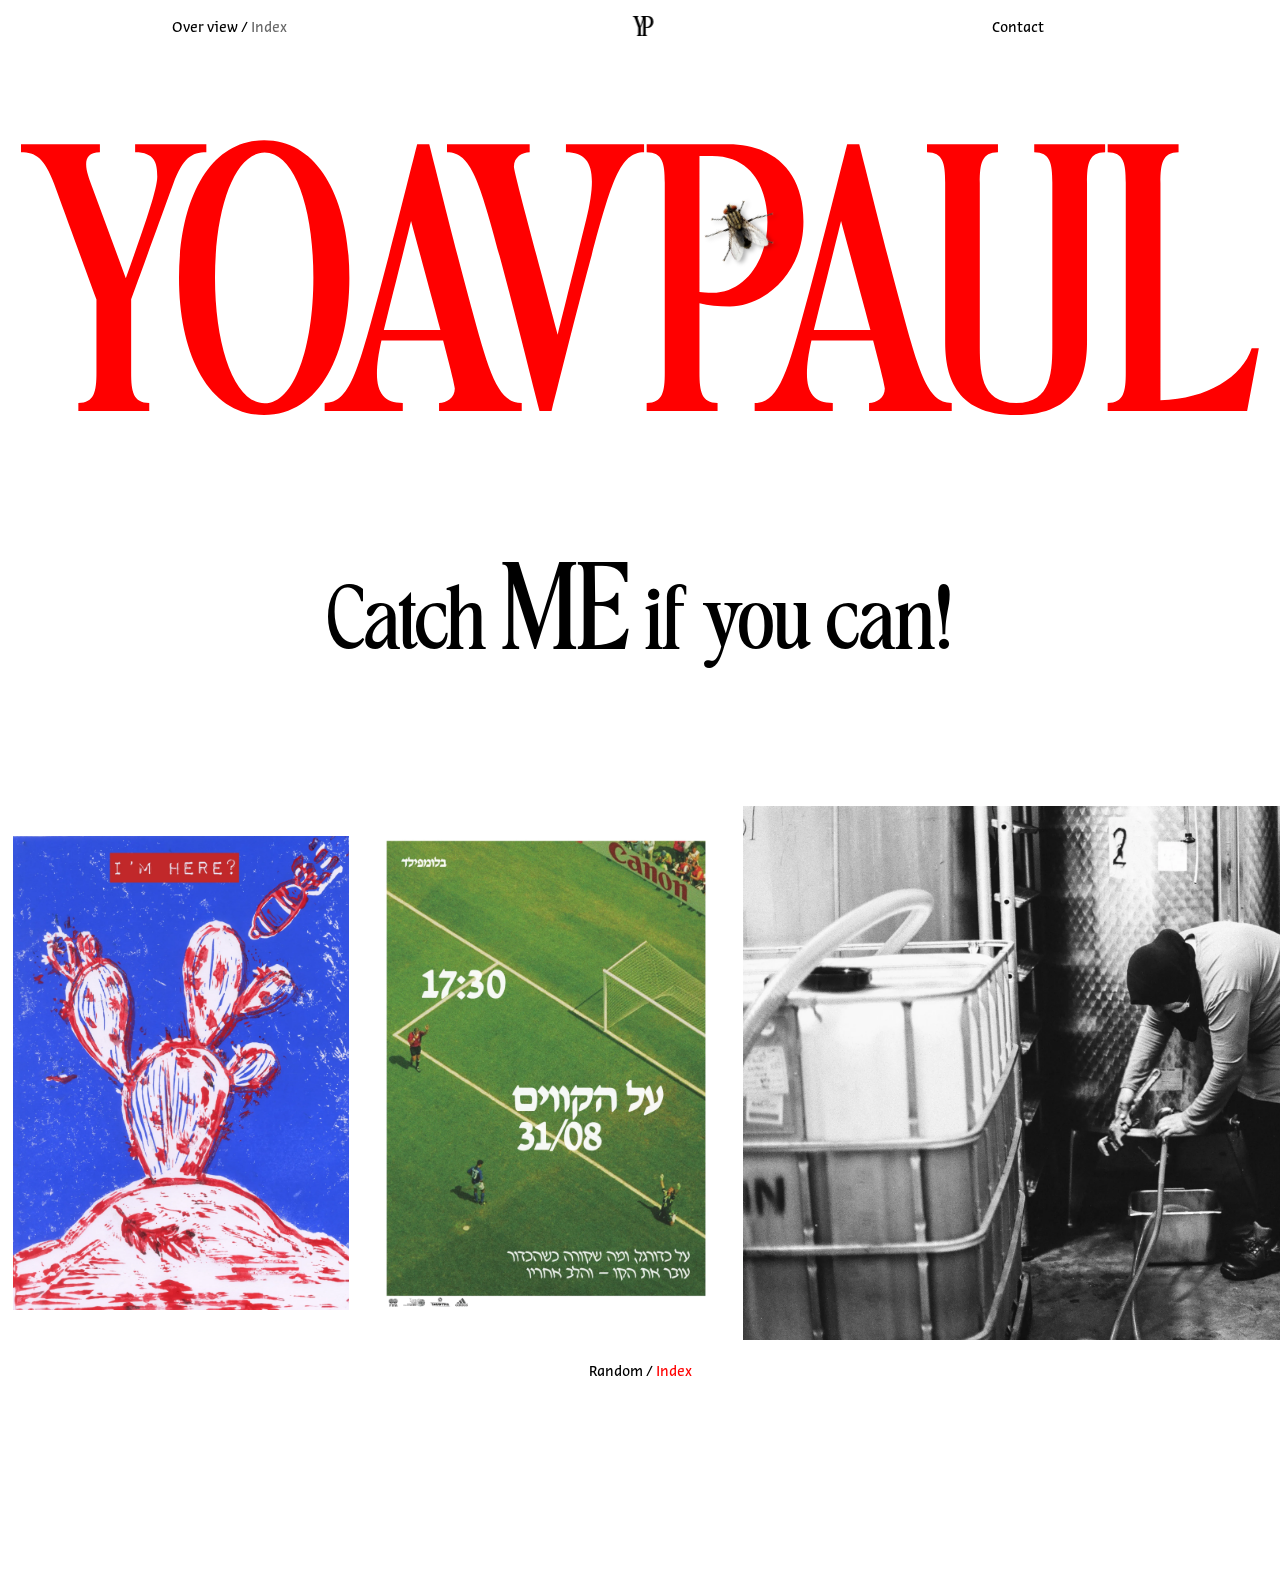
<file: index.html>
<!DOCTYPE html>
<html lang="en">
<head>
  <meta charset="UTF-8">
  <meta name="viewport" content="width=device-width, initial-scale=1.0">
  <title>Yoav Paul</title>
  <link rel="stylesheet" href="styles.css">
  <!-- The phone version: only on screens up to 700px wide -->
  <link rel="stylesheet" href="phone.css" media="(max-width: 700px)">
  <!-- TEST for phones (only with ?mobile=test in the address, see the file) -->
  <script src="mobile-test.js"></script>
</head>
<body class="home-page">
  <!-- Top bar (stays at the top while scrolling, with a soft blur behind it):
       on the left where you are, "YP" in the middle (leads home), Contact on the right -->
  <header class="top-bar">
    <p class="top-bar-left">Over view / <a class="page-link text-muted" href="projects.html">Index</a></p>
    <a class="top-bar-name" href="index.html" aria-label="Yoav Paul, home page">YP</a>
    <a class="top-bar-contact" href="about.html">Contact</a>
  </header>

  <!-- Big name (the fly sits on it, see below) -->
  <section class="hero">
    <h1 class="hero-title">YOAVPAUL</h1>
  </section>

  <!-- Leads to the contact page. "ME" turns red under the mouse -->
  <p class="catch-me"><a class="page-link" href="about.html">Catch <span class="catch-me-big">ME</span> if you can!</a></p>

  <!-- Over view: all the works move slowly from left to right, in a loop (home-carousel.js).
       Under the mouse it keeps moving, and a tag next to the mouse shows the category and name of the work.
       It stops under a finger, and then "Random / Index" under it shows them instead,
       and it can be scrolled sideways (trackpad, mouse wheel or finger). A click on a work leads to it.
       "Random / Index" under it changes the order (the page always starts in Index):
       Random = the order of the works in projects.json, Index = by their "order" number.
       To add a work, add it to projects.json (see projects.js) -->
  <main class="carousel-section">
    <div class="carousel">
      <div class="carousel-track">
      <!-- The works come from projects.json (home-carousel.js puts them here) -->
      </div>
    </div>
    <!-- Under the row: "Random / Index". Under a finger it turns into the category (red) / the name of the work -->
    <p class="carousel-modes">
      <span class="carousel-switch">
        <button class="carousel-mode" type="button" data-mode="random" aria-pressed="false">Random</button> /
        <button class="carousel-mode is-active" type="button" data-mode="index" aria-pressed="true">Index</button>
      </span>
      <span class="carousel-name" aria-hidden="true"><span class="carousel-category"></span> / <span class="carousel-work"></span></span>
    </p>
  </main>

  <!-- The fly: sits on the name and flies away when the mouse touches it (moved by script.js) -->
  <img class="fly" src="images/fly.webp" width="680" height="500" alt="" aria-hidden="true">

  <script src="script.js"></script>
  <script src="projects.js"></script>
  <script src="home-carousel.js"></script>
  <script src="top-bar-blur.js"></script>
  <!-- A click on "YP" turns it into a fly that flies off to the home page -->
  <script src="yp-fly.js"></script>
</body>
</html>
</file>
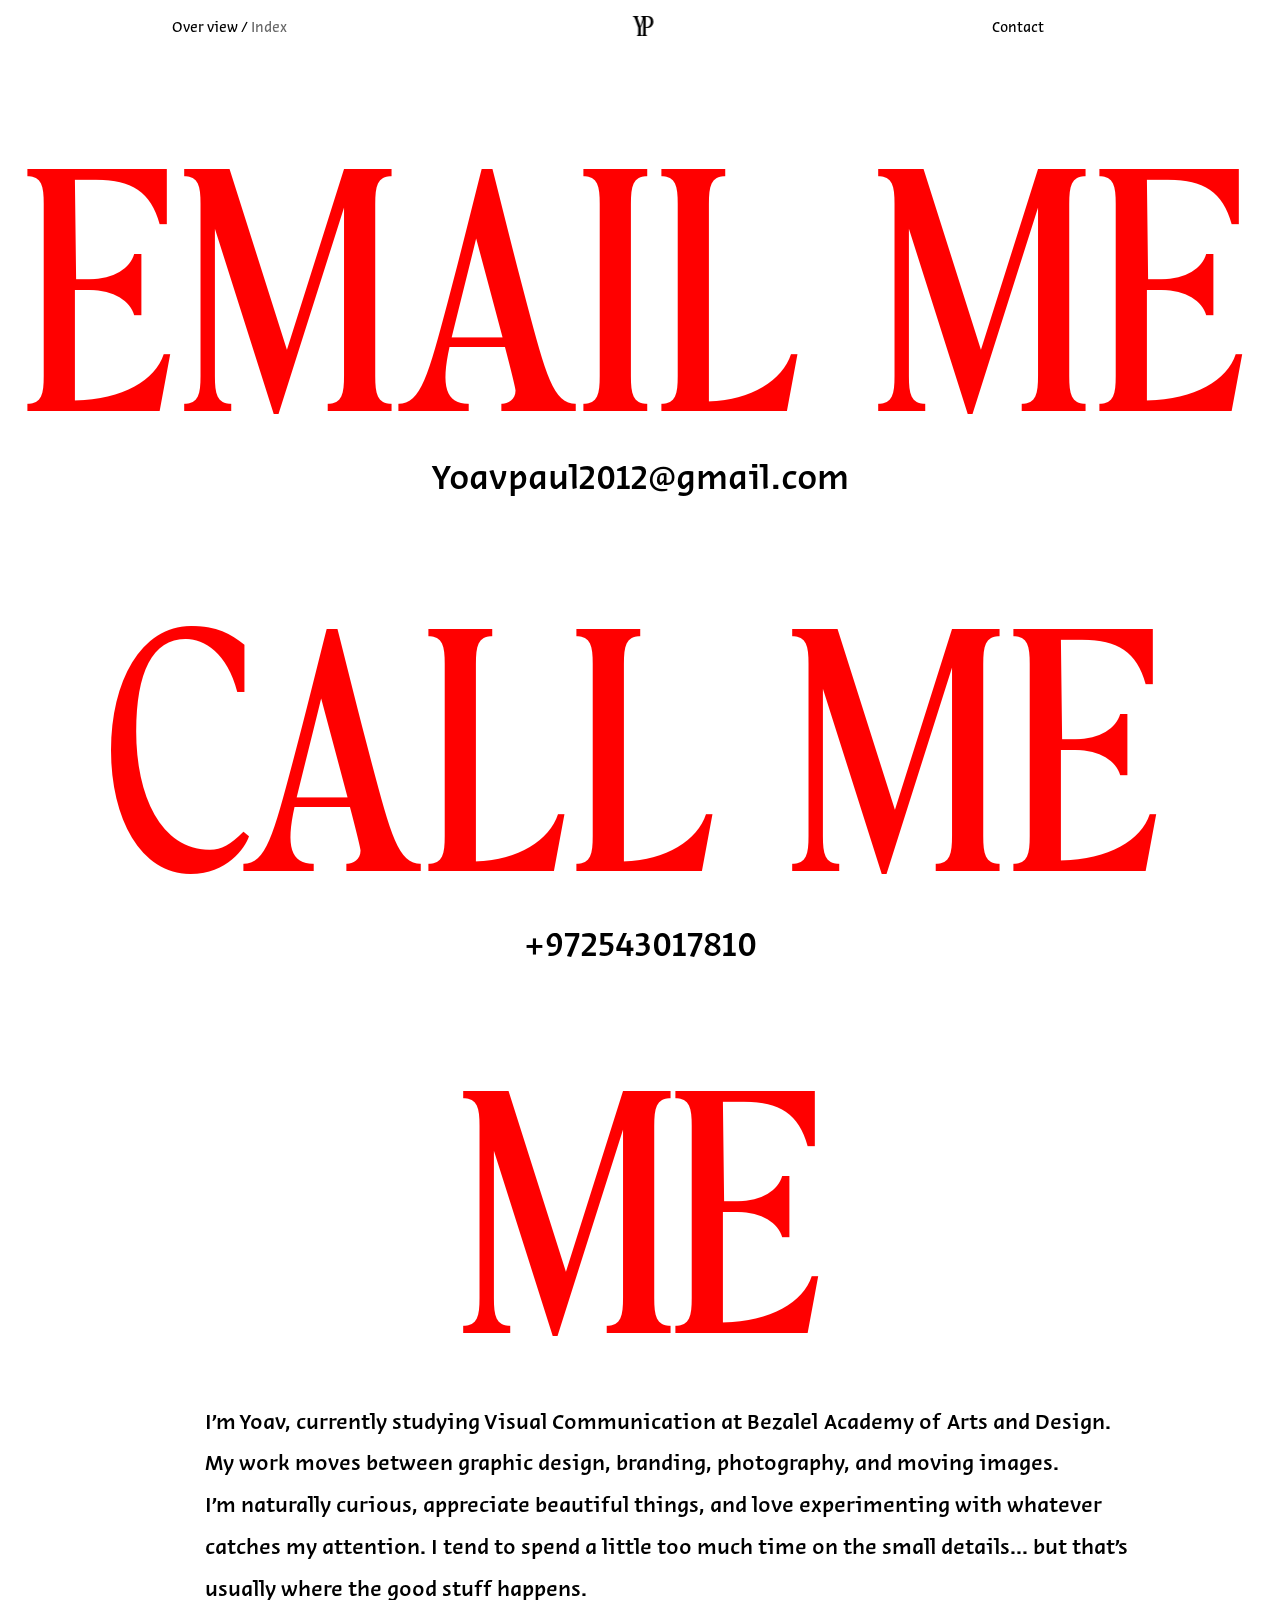
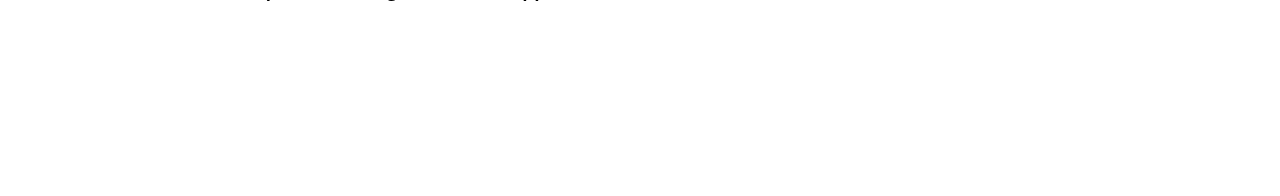
<file: about.html>
<!DOCTYPE html>
<html lang="en">
<head>
  <meta charset="UTF-8">
  <meta name="viewport" content="width=device-width, initial-scale=1.0">
  <title>Contact – Yoav Paul</title>
  <link rel="stylesheet" href="styles.css">
  <!-- The phone version: only on screens up to 700px wide -->
  <link rel="stylesheet" href="phone.css" media="(max-width: 700px)">
  <!-- TEST for phones (only with ?mobile=test in the address, see the file) -->
  <script src="mobile-test.js"></script>
</head>
<body>
  <!-- Top bar (stays at the top while scrolling, with a soft blur behind it):
       on the left where you are, "YP" in the middle (leads home), Contact on the right -->
  <header class="top-bar">
    <p class="top-bar-left"><a class="page-link" href="index.html">Over view</a> / <a class="page-link text-muted" href="projects.html">Index</a></p>
    <a class="top-bar-name" href="index.html" aria-label="Yoav Paul, home page">YP</a>
    <a class="top-bar-contact" href="about.html">Contact</a>
  </header>

  <!-- Everything here is placed where it is in Figma (see .about in styles.css).
       --top = top in Figma pixels, --middle = the middle of the word (or line) -->
  <main class="about">

    <h1 class="about-title" style="--top: 118; --middle: 720; --spacing: 10.8;">EMAIL ME</h1>
    <!-- Email and phone: on a computer a "Copy" button shows next to them under the mouse,
         on a phone (and tablet) it shows after a tap (contact-copy.js).
         A click on the email itself copies it too (data-copies), instead of opening the email app -->
    <p class="about-contact" style="--top: 522; --middle: 720.5;"><a href="mailto:Yoavpaul2012@gmail.com" data-copies>Yoavpaul2012@gmail.com</a><span class="copy-holder"><button class="copy-button" type="button" data-copy="Yoavpaul2012@gmail.com">Copy</button></span></p>

    <h2 class="about-title" style="--top: 636; --middle: 720; --spacing: 10.8;">CALL ME</h2>
    <p class="about-contact" style="--top: 1047; --middle: 720;"><a href="tel:+972543017810">+972543017810</a><span class="copy-holder"><button class="copy-button" type="button" data-copy="+972543017810">Copy</button></span></p>

    <!-- "About" in the top bar jumps here -->
    <h2 class="about-title" id="me" style="--top: 1155; --middle: 722;">ME</h2>

    <!-- The text comes from content/about.md (about-text.js puts it here) -->
    <div class="about-text" style="--top: 1578;"></div>
  </main>
  <script src="about-text.js"></script>
  <script src="contact-copy.js"></script>
  <script src="top-bar-blur.js"></script>
  <!-- A click on "YP" turns it into a fly that flies off to the home page -->
  <script src="yp-fly.js"></script>
</body>
</html>
</file>
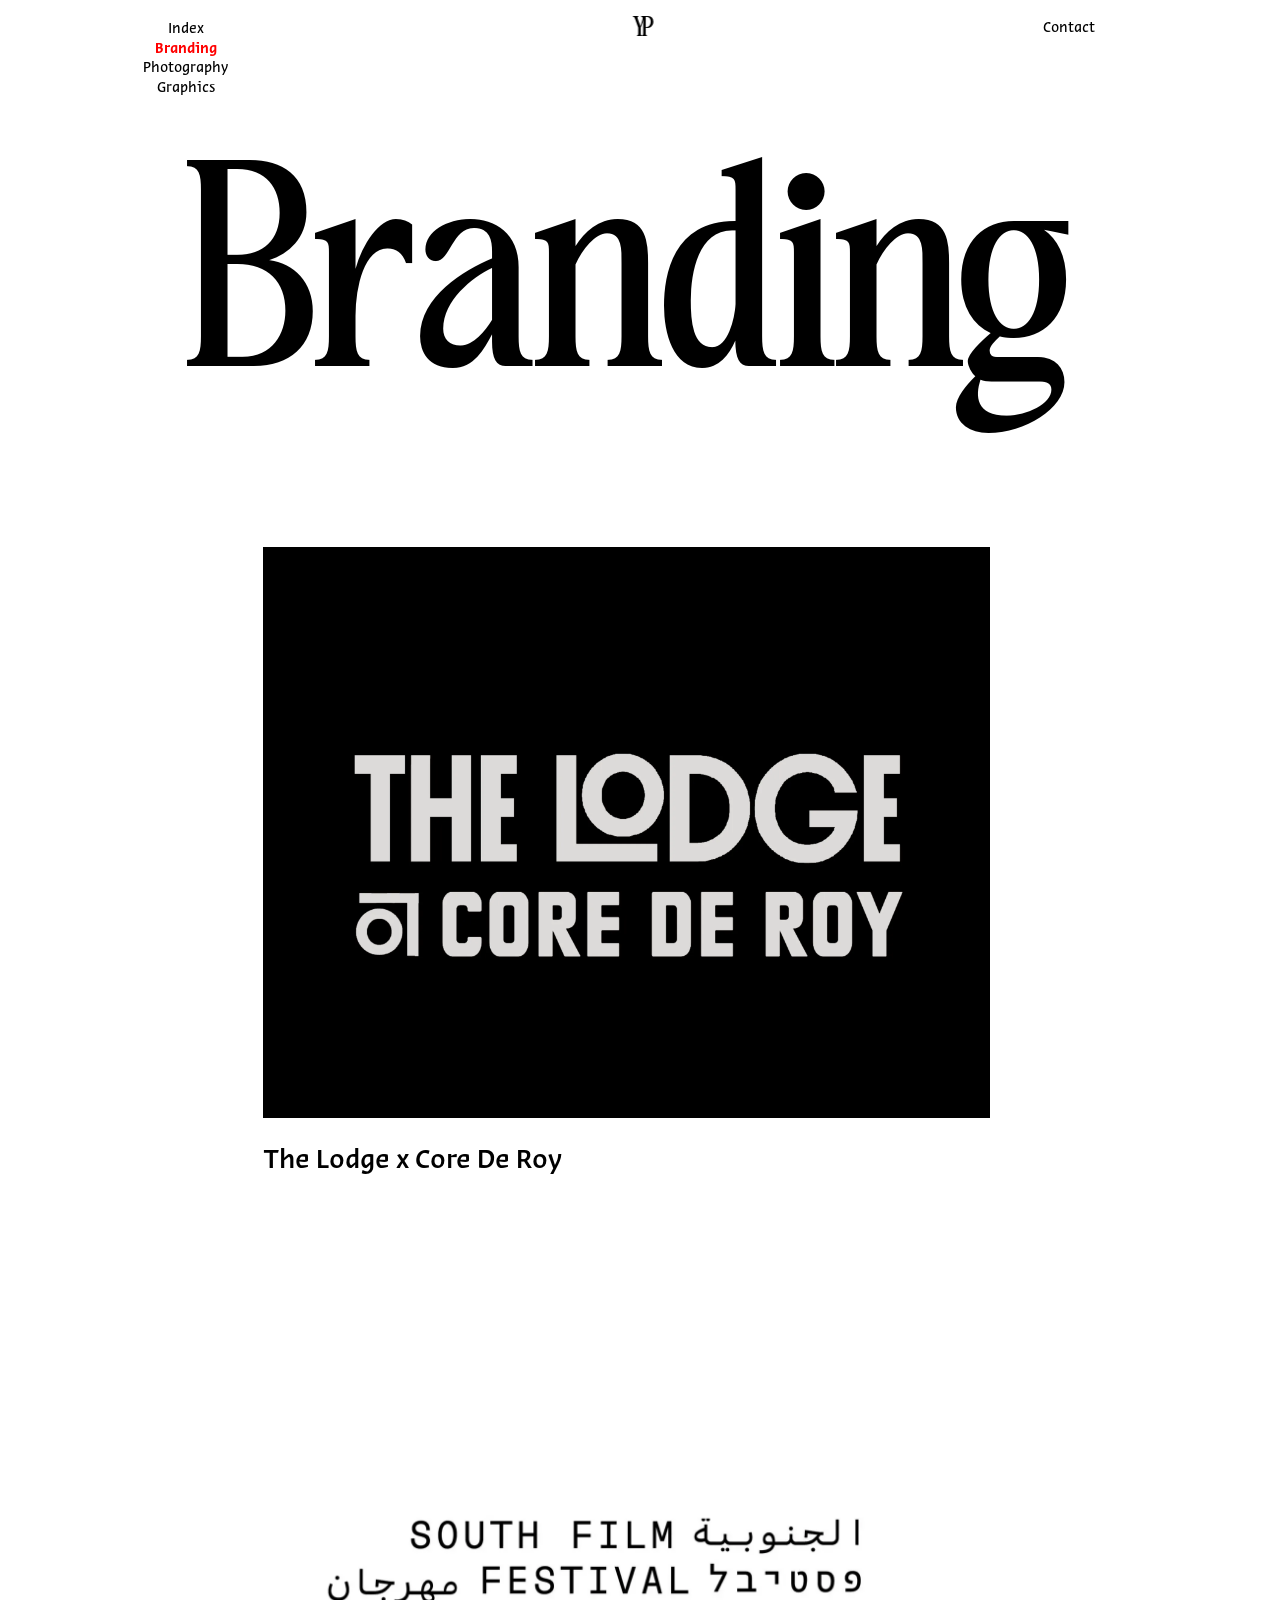
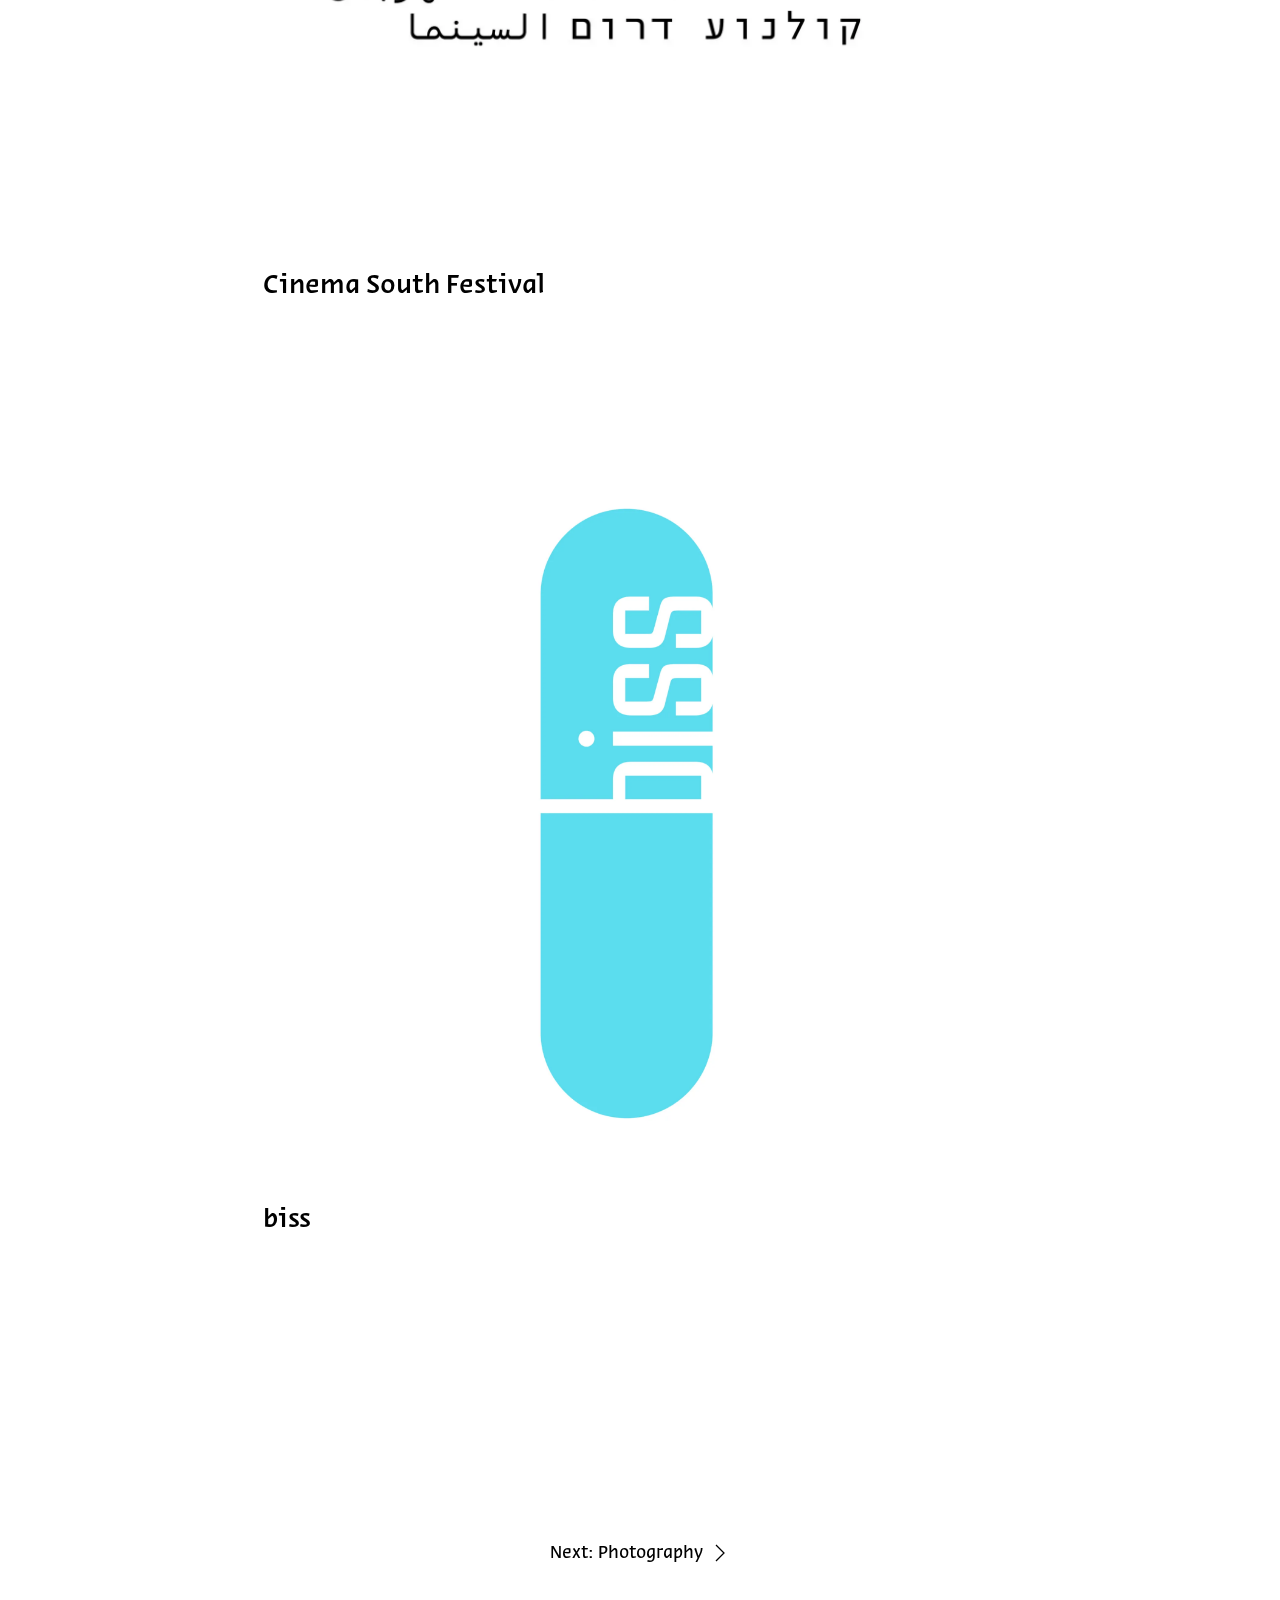
<file: branding.html>
<!DOCTYPE html>
<html lang="en">
<head>
  <meta charset="UTF-8">
  <meta name="viewport" content="width=device-width, initial-scale=1.0">
  <title>Branding – Yoav Paul</title>
  <link rel="stylesheet" href="styles.css">
  <!-- The phone version: only on screens up to 700px wide -->
  <link rel="stylesheet" href="phone.css" media="(max-width: 700px)">
  <!-- TEST for phones (only with ?mobile=test in the address, see the file) -->
  <script src="mobile-test.js"></script>
</head>
<body class="branding-page">
  <!-- Top bar (stays at the top while scrolling, with a soft blur behind it):
       on the left the menu: "Index" and the three categories, the page you are on in red (top-bar-menu.js),
       "YP" in the middle (leads home), Contact on the right -->
  <header class="top-bar">
    <p class="top-bar-left"><a class="page-link" href="projects.html">Index</a><span class="is-current">Branding</span><a class="page-link" href="photography.html">Photography</a><a class="page-link" href="graphics.html">Graphics</a></p>
    <a class="top-bar-name" href="index.html" aria-label="Yoav Paul, home page">YP</a>
    <a class="top-bar-contact" href="about.html">Contact</a>
  </header>

  <!-- Big title. Sizes in Figma pixels -->
  <header class="project-header" style="--title-top: 79; --title-size: 230; --header-height: 583;">
    <h1 class="project-title" style="right: calc(30 * var(--px));">Branding</h1>
  </header>

  <!-- The projects, like the photography page: one photo for each project, and its name under it.
       A click on the photo opens a row with all the works of the project, to the right of it.
       The row scrolls sideways. A click on any photo of an open row closes it.

       Each row: --height = how high the works are, --gap = space between them (Figma pixels).
       To add a work, add one more <div> with an <img> (or a <video>) to the row. -->
  <main class="figma-column">

    <!-- ===== The Lodge x Core De Roy =====
         Text for later: "The Lodge x Core de Roy is a Berlin bar characterized by sculptural floral
         compositions and low lighting, inspiring a monochrome identity built on contrast and organic form." -->
    <!-- The Lodge: a click opens the whole project on the screen (see "the-lodge-panel" at the bottom) -->
    <button id="the-lodge" class="photo-box from-left" type="button" data-panel="the-lodge-panel" aria-haspopup="dialog" style="--left: 296; --width: 818; --height: 643; --space-before: 32;">
      <img src="images/thelodge-corederoy-logo.webp" width="2400" height="2400" alt="The Lodge x Core De Roy logo">
    </button>
    <p class="photo-caption from-left" style="--left: 296; --width: 252; --height: 36; --space-before: 34;">The Lodge x Core De Roy</p>

    <!-- ===== Cinema South Festival: a click opens the whole project (see "sff-panel" at the bottom) ===== -->
    <button id="cinema-south-festival" class="photo-box from-left" type="button" data-panel="sff-panel" aria-haspopup="dialog" style="--left: 281; --width: 821; --height: 643; --space-before: 102;">
      <img src="images/sff-logo.webp" width="1484" height="1526" alt="Cinema South Festival logo">
    </button>
    <p class="photo-caption from-left" style="--left: 296; --width: 225; --height: 36; --space-before: 34;">Cinema South Festival</p>

    <!-- ===== biss: a click opens the whole project (see "biss-panel" at the bottom) ===== -->
    <button id="biss" class="photo-box from-left" type="button" data-panel="biss-panel" aria-haspopup="dialog" style="--left: 296; --width: 818; --height: 818; --space-before: 163;">
      <img src="images/logo-1.webp" width="2400" height="2392" alt="biss logo" loading="lazy">
    </button>
    <p class="photo-caption from-left" style="--left: 296; --width: 42; --height: 36; --space-before: 34;">biss</p>
  </main>


  <!-- ===== The Lodge x Core De Roy: the whole project on one screen =====
       It opens on top of the page and scrolls only sideways (project-panels.js).
       Everything is placed like in the Figma frame "The Lodge x Core De Roy" (10569 x 1069),
       and grows or shrinks with the height of the screen.
       --x, --y = where it starts (for the small titles: their middle, or their left with "is-left"),
       --w, --h = its size (Figma pixels).
       A click on any work (or the Esc key) closes it. -->
  <div class="project-panel" id="the-lodge-panel" role="dialog" aria-label="The Lodge x Core De Roy" tabindex="-1" hidden>
    <div class="project-panel-stage" style="--width: 10569;">
      <!-- About the project -->
      <div class="panel-about" style="--x: 962; --y: 292; --w: 478;">
        <h2>The Lodge X Core De Roy, Berlin</h2>
        <p class="panel-about-kind">Brand Identity &amp; Graphic Design</p>
        <p>A rebranding project for a Berlin listening bar, merging The Lodge with Core De Roy.</p>
        <p class="is-indented">Inspired by the floral ornaments on the bar’s back door and its unique tradition of fresh flowers, the identity combines the bar’s history with its musical character. The logo incorporates subtle references to vinyl records, a turntable needle, and the bar itself.</p>
      </div>
      <p class="panel-text panel-label" style="--x: 832; --y: 345; --w: 140;">Logo</p>
      <div class="panel-item" style="--x: 79; --y: 357; --w: 801; --h: 376;"><img class="is-cropped" style="--img-top: -90.96; --img-left: -13.11; --img-width: 124.97; --img-height: 266.22;" src="images/thelodge-corederoy-logo.webp" width="2400" height="2400" alt="The Lodge x Core De Roy logo" loading="lazy"></div>
      <p class="panel-text panel-label" style="--x: 2262; --y: 230; --w: 140;">Logo</p>
      <div class="panel-item" style="--x: 1818; --y: 272; --w: 558; --h: 558;"><img class="is-cropped" style="--img-top: -54.15; --img-left: -47.92; --img-width: 197.05; --img-height: 196.81;" src="images/thelodge-logo.webp" width="2400" height="2400" alt="The Lodge logo" loading="lazy"></div>
      <p class="panel-text panel-label" style="--x: 2810.5; --y: 97; --w: 169;">Instagram posts</p>
      <div class="panel-item" style="--x: 2753; --y: 136; --w: 648.04; --h: 810;"><img src="images/lodge-02-november.webp" width="1920" height="2400" alt="November post" loading="lazy"></div>
      <div class="panel-item" style="--x: 3423; --y: 137; --w: 648; --h: 809;"><img src="images/lodge-03-january.webp" width="1920" height="2400" alt="January post" loading="lazy"></div>
      <div class="panel-item" style="--x: 4091; --y: 135; --w: 648; --h: 811;"><img src="images/lodge-07-november-2.webp" width="1920" height="2400" alt="November post 2" loading="lazy"></div>
      <div class="panel-item" style="--x: 4759; --y: 136; --w: 648; --h: 810;"><img src="images/lodge-04-february.webp" width="1920" height="2400" alt="February post" loading="lazy"></div>
      <div class="panel-item" style="--x: 5430; --y: 137; --w: 647; --h: 809;"><img src="images/lodge-05-march.webp" width="1920" height="2400" alt="March timetable" loading="lazy"></div>
      <div class="panel-item" style="--x: 6099; --y: 135; --w: 649; --h: 811;"><img src="images/lodge-06-april.webp" width="1920" height="2400" alt="April post" loading="lazy"></div>
      <p class="panel-text panel-label is-left" style="--x: 6843; --y: 105; --w: 169;">Instagram stories</p>
      <div class="panel-item" style="--x: 6843; --y: 143; --w: 456; --h: 810;"><img src="images/lodge-13-pickled-pickles.webp" width="1080" height="1920" alt="Pickled story: pickles" loading="lazy"></div>
      <div class="panel-item" style="--x: 7314; --y: 143; --w: 456; --h: 810;"><img src="images/lodge-14-pickled-orange.webp" width="1080" height="1920" alt="Pickled story: orange" loading="lazy"></div>
      <div class="panel-item" style="--x: 7786; --y: 144; --w: 455; --h: 810;"><img src="images/lodge-12-pickled-onion.webp" width="1080" height="1920" alt="Pickled story: onion" loading="lazy"></div>
      <p class="panel-text panel-label is-left" style="--x: 8300; --y: 105; --w: 169;">Menus</p>
      <div class="panel-item" style="--x: 8300; --y: 151; --w: 559; --h: 793;"><img src="images/lodge-08-menu.webp" width="1692" height="2400" alt="Menu" loading="lazy"></div>
      <div class="panel-item" style="--x: 8881; --y: 151; --w: 559; --h: 793;"><img src="images/lodge-09-menu-2.webp" width="1692" height="2400" alt="Menu, second page" loading="lazy"></div>
      <div class="panel-item" style="--x: 9499; --y: 274; --w: 475; --h: 669;"><img src="images/lodge-10-happy-hour-5.webp" width="1240" height="1748" alt="Happy hour menu" loading="lazy"></div>
      <div class="panel-item" style="--x: 9988; --y: 274; --w: 476; --h: 670;"><img src="images/lodge-11-happy-hour-3.webp" width="1240" height="1748" alt="Happy hour menu 2" loading="lazy"></div>
    </div>
  </div>

  <!-- ===== Cinema South Festival: the whole project on one screen (Figma frame "South film festival") =====
       It is 16317 wide, like the frame -->
  <div class="project-panel" id="sff-panel" role="dialog" aria-label="Cinema South Festival" tabindex="-1" hidden>
    <div class="project-panel-stage" style="--width: 16317;">
      <div class="panel-about" style="--x: 962; --y: 272; --w: 478; --title-line: 36; --title-space: 54.88;">
        <h2>Cinema South Film Festival</h2>
        <p class="panel-about-kind">Brand Identity &amp; Motion Design</p>
        <p class="is-medium">A visual identity project for the Cinema South Film Festival. Inspired by the journey to the festival, road markings, and signage, the identity uses a system of graphic strips that also reference cinematic film reels.</p>
        <p class="is-medium is-indented">Reflective elements connect the visual language of roads and cinema through their shared relationship with darkness and light. The identity was applied across a logo, festival opening sequence, motion posters, film posters, signage, badges, staff vests, and merchandise.</p>
        <p class="panel-about-small is-medium">led by Eyal Zaken</p>
      </div>
      <p class="panel-text panel-label" style="--x: 822; --y: 391; --w: 140;">Logo</p>
      <div class="panel-item" style="--x: 82; --y: 415; --w: 795; --h: 292;"><img class="is-cropped" style="--img-top: -147.93; --img-left: -16.01; --img-width: 132.07; --img-height: 359.56;" src="images/sff-logo-white.webp" width="1024" height="1024" alt="Cinema South Festival logo" loading="lazy"></div>
      <p class="panel-text panel-label" style="--x: 1755.5; --y: 145; --w: 169;">Opening Transition</p>
      <div class="panel-item" style="--x: 1675; --y: 203; --w: 1271; --h: 715;"><video src="images/sff-motion-logo.mp4" poster="images/sff-motion-logo-poster.webp" muted loop playsinline preload="none" aria-label="Festival opening"></video></div>
      <p class="panel-text panel-label" style="--x: 3177.5; --y: 86; --w: 169;">Motion Poster</p>
      <div class="panel-item" style="--x: 3118; --y: 144; --w: 591; --h: 833;"><video src="images/motion-poster.mp4" poster="images/motion-poster-poster.webp" muted loop playsinline preload="none" aria-label="Motion poster"></video></div>
      <div class="panel-item" style="--x: 3764; --y: 144; --w: 1215; --h: 810;"><img src="images/sff-poster-bus-stop.webp" width="2000" height="1333" alt="Main poster at a bus stop" loading="lazy"></div>
      <p class="panel-text panel-label" style="--x: 5166.5; --y: 193; --w: 169;">Movies Posters</p>
      <div class="panel-item" style="--x: 5105; --y: 241; --w: 438.526; --h: 613.876;"><img src="images/sff-daily-poster-1.webp" width="1714" height="2400" alt="Movie poster 1" loading="lazy"></div>
      <div class="panel-item" style="--x: 5553.76; --y: 241; --w: 438.614; --h: 614;"><img src="images/sff-daily-poster-2.webp" width="1714" height="2400" alt="Movie poster 2" loading="lazy"></div>
      <div class="panel-item" style="--x: 6003.47; --y: 241; --w: 438.526; --h: 613.876;"><img src="images/sff-daily-poster-3.webp" width="1714" height="2400" alt="Movie poster 3" loading="lazy"></div>
      <div class="panel-item" style="--x: 6453.08; --y: 241; --w: 438.526; --h: 613.876;"><img src="images/sff-daily-poster-4.webp" width="1714" height="2400" alt="Movie poster 4" loading="lazy"></div>
      <div class="panel-item" style="--x: 6901; --y: 240; --w: 438.526; --h: 613.876;"><img src="images/sff-daily-poster-5.webp" width="1714" height="2400" alt="Movie poster 5" loading="lazy"></div>
      <div class="panel-item" style="--x: 7349.76; --y: 240; --w: 438.526; --h: 613.876;"><img src="images/sff-daily-poster-6.webp" width="1714" height="2400" alt="Movie poster 6" loading="lazy"></div>
      <div class="panel-item" style="--x: 7797.5; --y: 240.12; --w: 438.526; --h: 613.876;"><img src="images/sff-daily-poster-7.webp" width="1714" height="2400" alt="Movie poster 7" loading="lazy"></div>
      <div class="panel-item" style="--x: 8410; --y: 76; --w: 1376; --h: 917;"><img src="images/sff-posters-fence.webp" width="2000" height="1333" alt="Posters on a fence" loading="lazy"></div>
      <p class="panel-text panel-label is-left" style="--x: 9820; --y: 170; --w: 243;">Signs</p>
      <div class="panel-item" style="--x: 9820; --y: 249; --w: 997; --h: 744;"><img src="images/sff-lanyard.webp" width="1606" height="1200" alt="Reflective strip on the pavement" loading="lazy"></div>
      <!-- The tags swing a little under the mouse, like on a string (project-panels.js) -->
      <p class="panel-text panel-label is-left" style="--x: 11201; --y: 102; --w: 169;">Tags</p>
      <div class="panel-item is-tag" style="--x: 10754; --y: 0; --w: 605; --h: 756;"><img src="images/sff-tag-creator.webp" width="1080" height="1350" alt="Creator tag" loading="lazy"></div>
      <div class="panel-item is-tag" style="--x: 11081; --y: 0; --w: 605; --h: 757;"><img src="images/sff-tag-staff.webp" width="1080" height="1350" alt="Staff tag" loading="lazy"></div>
      <p class="panel-text panel-label is-left" style="--x: 11644; --y: 228; --w: 169;">Vest</p>
      <div class="panel-item" style="--x: 11646; --y: 282; --w: 523; --h: 639;"><img class="is-cropped" style="--img-top: -115.57; --img-left: -112.19; --img-width: 300; --img-height: 367.64;" src="images/sff-vest-full.webp" width="1601" height="2400" alt="Vest" loading="lazy"></div>
      <div class="panel-item" style="--x: 12204; --y: 283; --w: 426; --h: 638;"><img src="images/sff-vest-back.webp" width="1601" height="2400" alt="Vest, back" loading="lazy"></div>
      <p class="panel-text panel-label is-left" style="--x: 12666; --y: 228; --w: 169;">Side Bag</p>
      <div class="panel-item" style="--x: 12665; --y: 280; --w: 427; --h: 641;"><img class="is-cropped" style="--img-top: -27.69; --img-left: -30.81; --img-width: 171; --img-height: 142.42;" src="images/sidebag.webp" width="1080" height="1350" alt="Side bag" loading="lazy"></div>
      <div class="panel-item" style="--x: 13127; --y: 280; --w: 427; --h: 641;"><img src="images/sff-bag-worn.webp" width="1600" height="2400" alt="Side bag, worn" loading="lazy"></div>
      <p class="panel-text panel-label is-left" style="--x: 13589; --y: 228; --w: 169;">Reflective Hat</p>
      <div class="panel-item" style="--x: 13589; --y: 283; --w: 481; --h: 642;"><img src="images/sff-hat-2.webp" width="1800" height="2400" alt="Reflective hat" loading="lazy"></div>
      <div class="panel-item" style="--x: 14105; --y: 283; --w: 482; --h: 642;"><img src="images/sff-hat-1.webp" width="1800" height="2400" alt="Reflective hat, worn" loading="lazy"></div>
      <p class="panel-text panel-label is-left" style="--x: 14622; --y: 228; --w: 206;">Reflective Key Chain</p>
      <div class="panel-item" style="--x: 14622; --y: 280; --w: 515; --h: 644;"><img src="images/sff-pants.webp" width="1080" height="1350" alt="Reflective strip" loading="lazy"></div>
      <div class="panel-item" style="--x: 15172; --y: 283; --w: 514; --h: 642;"><img src="images/sff-keychain-straps.webp" width="1080" height="1350" alt="Reflective key chains" loading="lazy"></div>
      <div class="panel-item" style="--x: 15721; --y: 283; --w: 513; --h: 642;"><img src="images/sff-keychains.webp" width="1080" height="1350" alt="Key chains" loading="lazy"></div>
    </div>
  </div>

  <!-- ===== biss: the whole project on one screen (Figma frame "biss"), on white =====
       The frame is 16712 wide, but its last work ends at 10183, so the panel ends a little after it -->
  <div class="project-panel is-light" id="biss-panel" role="dialog" aria-label="biss" tabindex="-1" hidden>
    <div class="project-panel-stage" style="--width: 9980;">
      <p class="panel-text panel-label" style="--x: 621; --y: 281; --w: 140;">Logo</p>
      <div class="panel-item" style="--x: 168; --y: 256; --w: 627; --h: 625;"><img src="images/logo-1.webp" width="2400" height="2392" alt="biss logo" loading="lazy"></div>
      <div class="panel-about" style="--x: 962; --y: 232; --w: 478; --title-line: 36; --title-space: 49;">
        <h2>biss</h2>
        <p>Brand Identity &amp; Packaging Design</p>
        <p>A branding project for a conceptual, swallowable chewing gum designed to promote oral health while reducing environmental waste. Created for a young, environmentally conscious audience. the visual identity combines pharmaceutical-inspired design with playful typography, bold colors, and a lighthearted approach.</p>
        <p class="is-indented">The branding balances health, sustainability, fun and reimagining chewing gum as a functional everyday product.</p>
        <p class="panel-about-small has-space">Created in collaboration with Noga Reshef, under the guidance of the late Adlai Stock.</p>
      </div>
      <p class="panel-text panel-label is-left" style="--x: 1882; --y: 94; --w: 243;">Display Stand</p>
      <div class="panel-item" style="--x: 1883; --y: 137; --w: 1193; --h: 796;"><img src="images/biss-display-booth.webp" width="1535" height="1024" alt="biss display booth" loading="lazy"></div>
      <p class="panel-text panel-label is-left" style="--x: 3146; --y: 94; --w: 243;">Gum Packaging</p>
      <div class="panel-item" style="--x: 3146; --y: 137; --w: 1193; --h: 796;"><img src="images/biss-product-boxes.webp" width="1535" height="1025" alt="biss product boxes" loading="lazy"></div>
      <div class="panel-item" style="--x: 4409; --y: 137; --w: 1113; --h: 796;"><img src="images/biss-gum-boxes.webp" width="1484" height="1060" alt="biss gum boxes" loading="lazy"></div>
      <p class="panel-text panel-label is-left" style="--x: 5592; --y: 94; --w: 243;">Big Gum Packaging</p>
      <div class="panel-item" style="--x: 5592; --y: 134; --w: 1193; --h: 796;"><img src="images/biss-chews-wisely.webp" width="1535" height="1024" alt="biss Chews Wisely gum boxes" loading="lazy"></div>
      <p class="panel-text panel-label is-left" style="--x: 6855; --y: 92; --w: 493;">biss bubble, biss brush, biss Keychain, Business Card</p>
      <div class="panel-item" style="--x: 6855; --y: 125; --w: 1222; --h: 796;"><img src="images/biss-product-display.webp" width="1554" height="1012" alt="biss product display" loading="lazy"></div>
      <p class="panel-text panel-label is-left" style="--x: 8147; --y: 94; --w: 493;">biss bubble, biss brush, biss Keychain, Business Card</p>
      <div class="panel-item" style="--x: 8147; --y: 125; --w: 1192; --h: 796;"><img src="images/biss-underwear-rack.webp" width="1535" height="1024" alt="biss underwear rack" loading="lazy"></div>
      <div class="panel-item" style="--x: 9406; --y: 81; --w: 446.25; --h: 907;"><video src="images/biss-instagram.mp4" poster="images/biss-instagram-poster.webp" muted loop playsinline preload="none" aria-label="biss Instagram"></video></div>
    </div>
  </div>

  <!-- On a phone held upright: after a project opens, a note asks to turn the phone sideways
       (it shows only on upright phones, see phone.css). A tap hides it -->
  <!-- "‹ Branding": in the bottom left corner while a project is open (the same one for all three).
       A click closes the project and goes back to the page (project-panels.js) -->
  <button class="panel-back" type="button" aria-label="Back to Branding"><svg viewBox="0 0 24 24" width="24" height="24" aria-hidden="true"><path d="M15 4 7 12l8 8" fill="none" stroke="currentColor" stroke-width="1.25"/></svg>Branding</button>
  <p class="panel-nav">
    <span class="panel-hint" aria-live="polite"></span>
    <button class="panel-prev" type="button" aria-label="Previous work"><svg viewBox="0 0 24 24" width="24" height="24" aria-hidden="true"><path d="M15 4 7 12l8 8" fill="none" stroke="currentColor" stroke-width="1.25"/></svg></button>
    <span class="panel-count"></span>
    <button class="panel-next" type="button" aria-label="Next work"><svg viewBox="0 0 24 24" width="24" height="24" aria-hidden="true"><path d="m9 4 8 8-8 8" fill="none" stroke="currentColor" stroke-width="1.25"/></svg></button>
  </p>

  <button class="rotate-hint" type="button" hidden>
    <svg class="rotate-hint-icon" viewBox="0 0 48 48" width="48" height="48" aria-hidden="true">
      <rect x="14" y="6" width="20" height="34" rx="3" fill="none" stroke="currentColor" stroke-width="2"/>
      <path d="M40 24a16 16 0 0 1-8 13.9" fill="none" stroke="currentColor" stroke-width="2"/>
      <path d="M28 37l4 1.5-1 4" fill="none" stroke="currentColor" stroke-width="2"/>
    </svg>
    Turn your phone sideways<br>to see the whole project
  </button>

  <script src="project-panels.js"></script>
  <!-- "‹ 1 / 3 ›" on a project screen: the project before / after -->
  <script src="panel-nav.js"></script>
  <!-- A click on a photo or a logo opens it big, with arrows between the project's photos -->
  <script src="photo-lightbox.js"></script>
  <script src="top-bar-menu.js"></script>
  <script src="top-bar-blur.js"></script>
  <!-- A click on "YP" turns it into a fly that flies off to the home page -->
  <script src="yp-fly.js"></script>
</body>
</html>
</file>
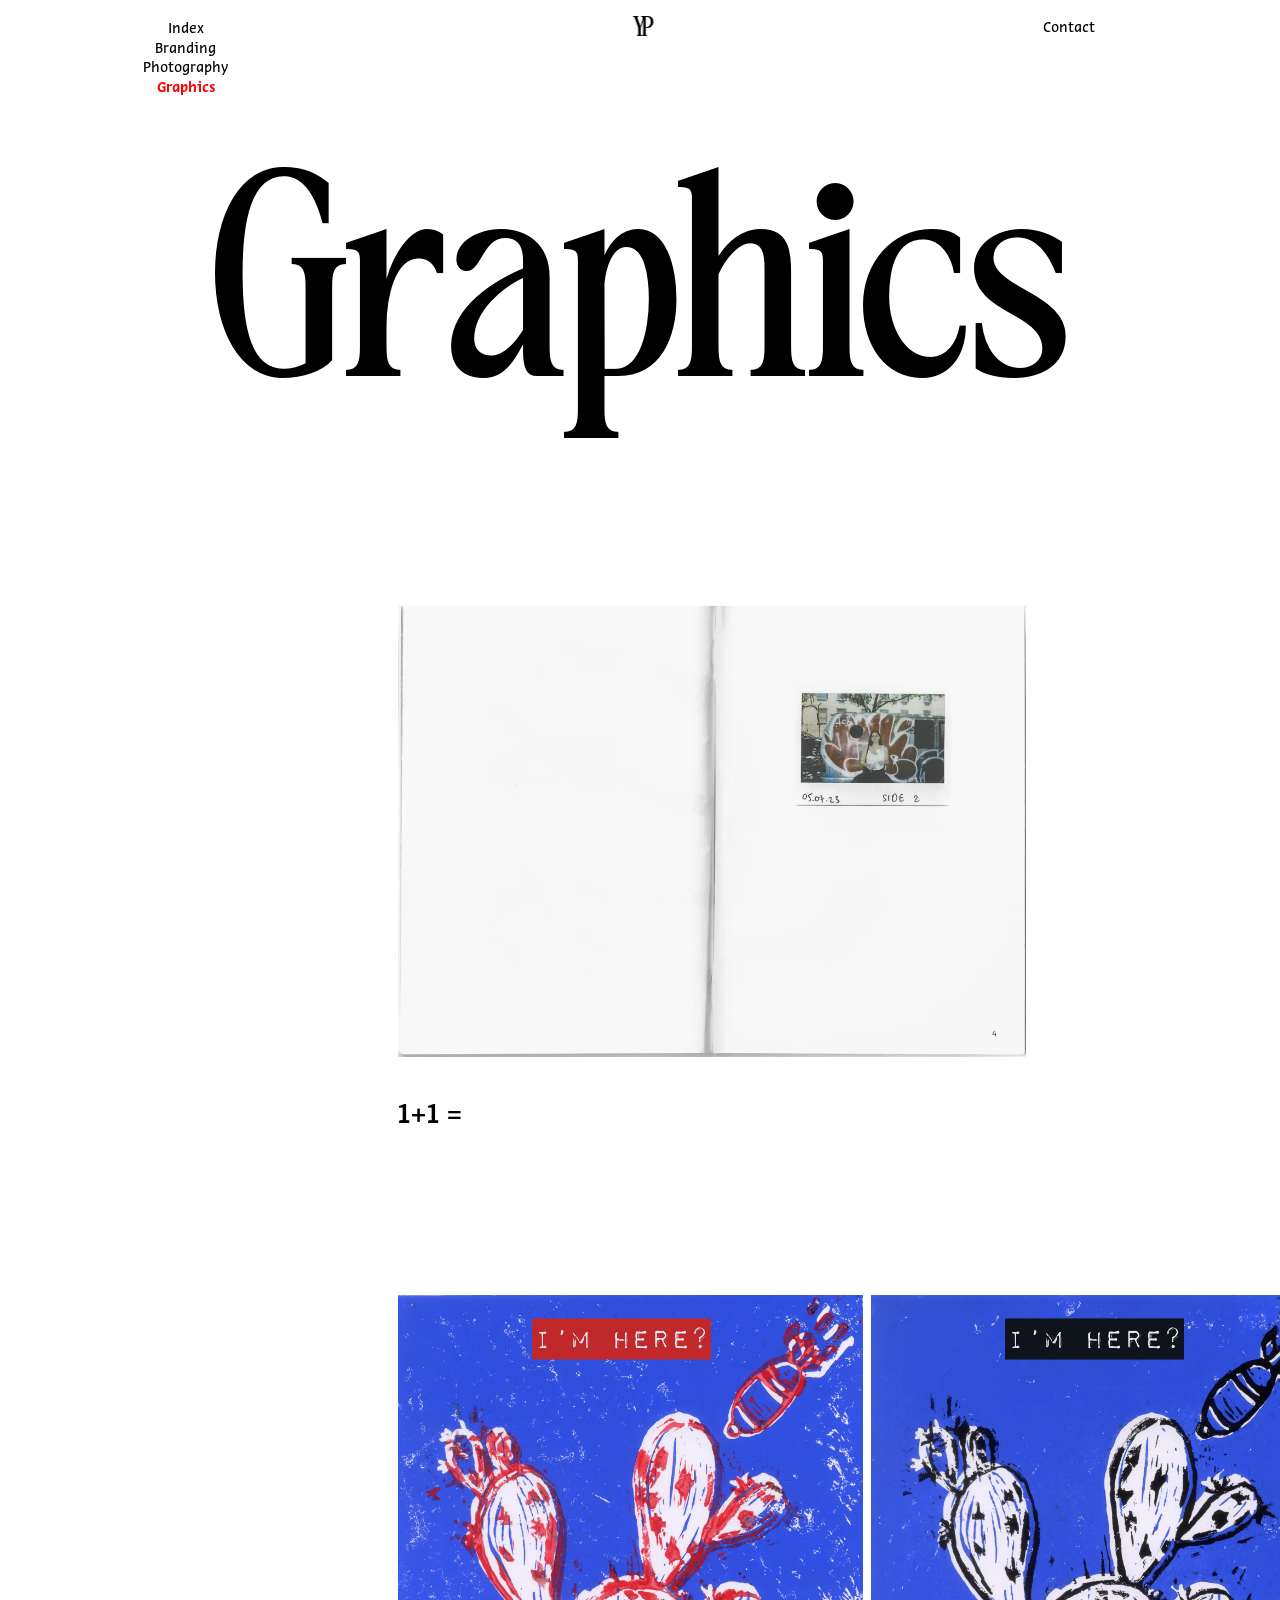
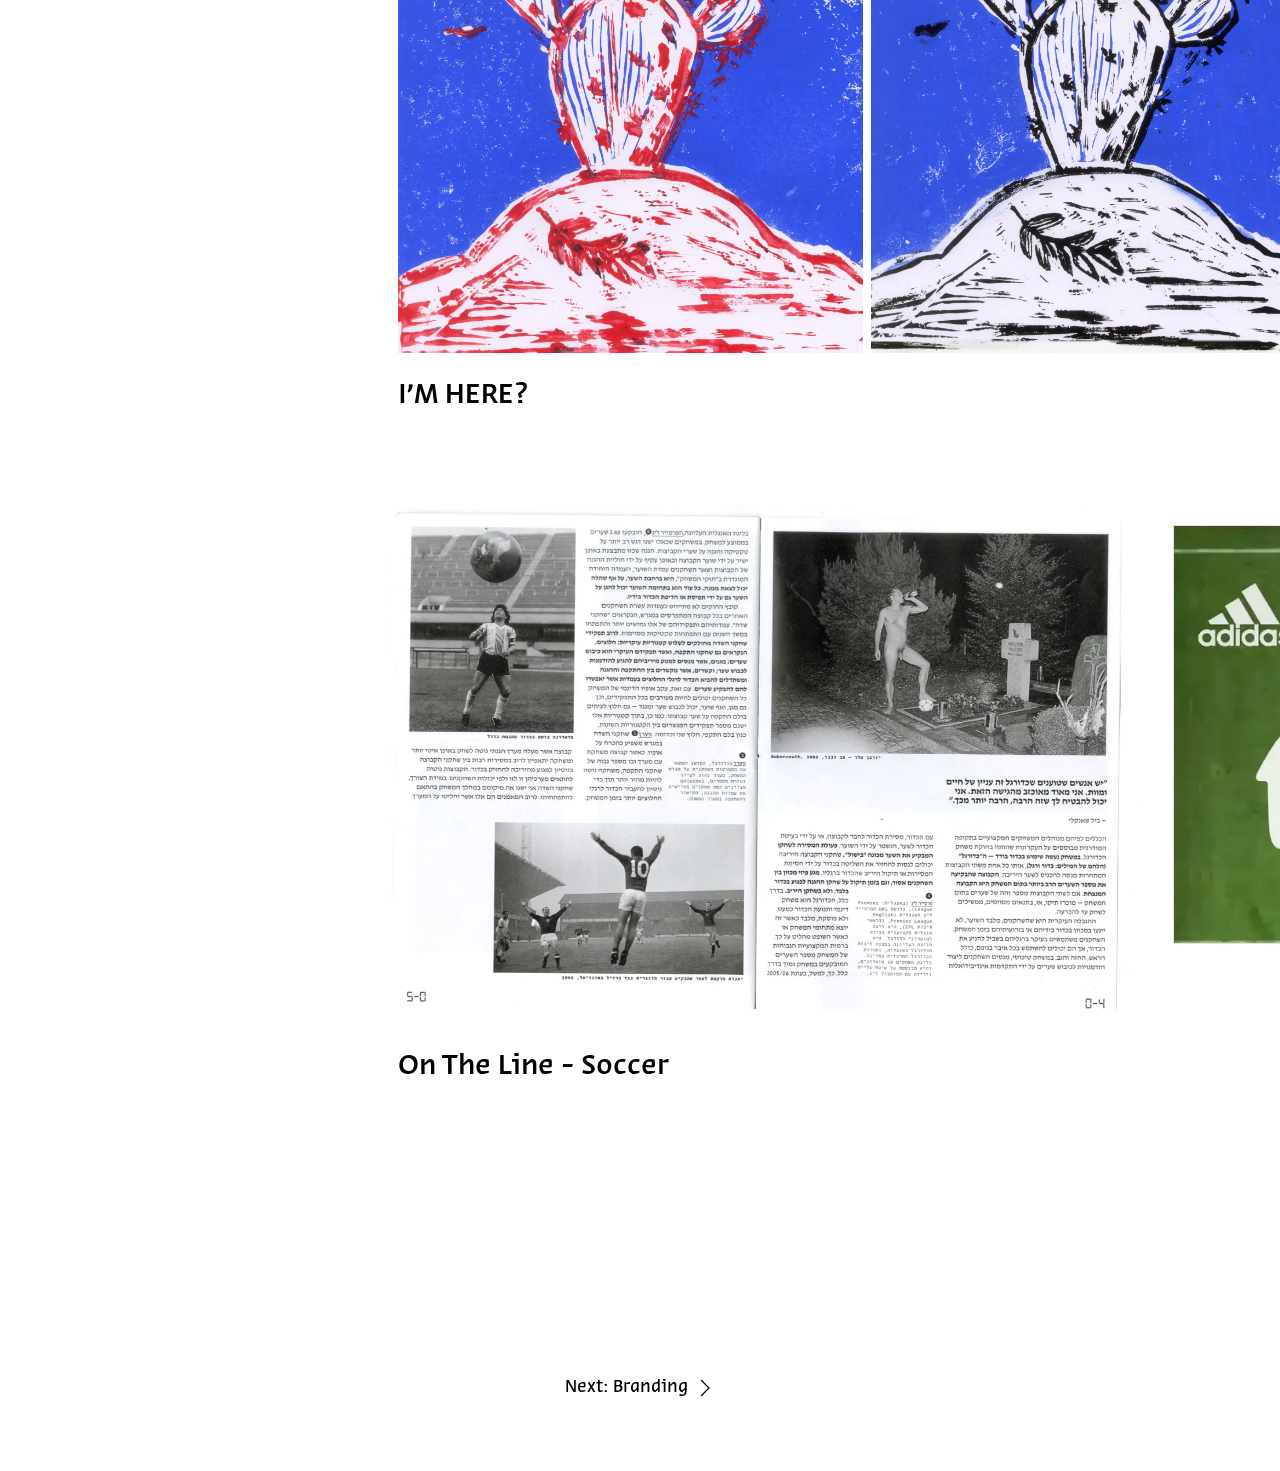
<file: graphics.html>
<!DOCTYPE html>
<html lang="en">
<head>
  <meta charset="UTF-8">
  <meta name="viewport" content="width=device-width, initial-scale=1.0">
  <title>Graphics – Yoav Paul</title>
  <link rel="stylesheet" href="styles.css">
  <!-- The phone version: only on screens up to 700px wide -->
  <link rel="stylesheet" href="phone.css" media="(max-width: 700px)">
  <!-- TEST for phones (only with ?mobile=test in the address, see the file) -->
  <script src="mobile-test.js"></script>
</head>
<body class="graphics-page">
  <!-- Top bar (stays at the top while scrolling, with a soft blur behind it):
       on the left the menu: "Index" and the three categories, the page you are on in red (top-bar-menu.js),
       "YP" in the middle (leads home), Contact on the right -->
  <header class="top-bar">
    <p class="top-bar-left"><a class="page-link" href="projects.html">Index</a><a class="page-link" href="branding.html">Branding</a><a class="page-link" href="photography.html">Photography</a><span class="is-current">Graphics</span></p>
    <a class="top-bar-name" href="index.html" aria-label="Yoav Paul, home page">YP</a>
    <a class="top-bar-contact" href="about.html">Contact</a>
  </header>

  <!-- Big title. Sizes in Figma pixels -->
  <header class="project-header" style="--title-top: 90; --title-size: 230; --header-height: 638;">
    <h1 class="project-title">Graphics</h1>
  </header>

  <!-- The works and their names. Sizes are in Figma pixels (see "Columns and rows" in styles.css) -->
  <main class="figma-column">

    <!-- Like the photography page: every work shows here with its name under it (Figma "graphics option 2"):
         --left, --space-before, --width, --height. The books turn their pages by themselves, the rows are open.
         A click on a work or its name opens it on a screen of its own (works-screens.js): its text (the <aside>
         after it, hidden here) and all its parts in one row that scrolls sideways, with "‹ Graphics" and "‹ 1 / 3 ›".
         Everything stands on one line on the left: 448 (like I'M HERE? in Figma). For the two books it is where
         their open pages start (their pictures have an empty edge: 1+1= 80 and Soccer about 55 pixels out of 1360).
         (The "-open" numbers are from the older text layout, not used now.) -->

    <!-- 1+1= : the book (Hebrew, right to left). It turns its pages by itself (book-pages.js).
         On its own screen a click on the left page shows the next pages, on the right page the pages before.
         images/one-plus-one-page-00.webp is the cover, 01 to 28 are the pages (see-through background) -->
    <div id="one-plus-one" class="photo-box from-left book" data-files="images/one-plus-one-page-" data-pages="29" data-name="1+1=" tabindex="0" role="button" aria-label="1+1=, click to turn the pages" style="--left: 401; --left-open: 431; --width: 800; --height: 602;">
      <img src="images/one-plus-one-page-00.webp" width="1360" height="1024" alt="1+1=, the cover">
    </div>
    <p class="photo-caption from-left" style="--left: 448; --left-open: 478; --space-open: -30; --width: 391; --height: 38;"><button class="caption-button" type="button" aria-expanded="false" aria-controls="text-one-plus-one">1+1 =</button></p>

    <aside class="project-text" id="text-one-plus-one" style="--top: 51;" hidden>
      <h2>1+1 =</h2>
      <p class="has-line-space">Design and layout of a photography booklet by Yiftach Sofrin.</p>
      <p>The book offers an intimate look into the relationship between the photographer and his partner, to whom it is dedicated.</p>
    </aside>

    <!-- I'M HERE? (Tartoctober posters): a row with the 3 posters, open all the time (data-always-open).
         --x, --y = where each poster starts, --w, --h = its size (Figma frame "Im here?"), 9 apart like the photography page.
         In the text layout the first poster is smaller (484 instead of 523), so the whole row is
         made smaller the same way: --scale-open = 484 / 523 -->
    <div id="im-here" class="photo-overlay from-left" data-always-open style="--left: 448; --space-before: 179; --left-open: 478; --space-open: 237; --scale-open: 0.9254;">
      <div class="photo-overlay-row" style="--width: 1587;">
        <span class="photo-box" style="--width: 523; --height: 740; --width-open: 484; --height-open: 684;">
          <img src="images/tartakover-poster.webp" width="1697" height="2400" alt="I'M HERE? poster, red">
        </span>
        <div style="--x: 532; --y: 0; --w: 523; --h: 740;"><img src="images/tartakover-poster-black.webp" width="1697" height="2400" alt="I'M HERE? poster, black (exhibition)" loading="lazy"></div>
        <div style="--x: 1064; --y: 0; --w: 523; --h: 739;"><img src="images/tartakover-poster-green.webp" width="1697" height="2400" alt="I'M HERE? poster, green" loading="lazy"></div>
      </div>
    </div>
    <p class="photo-caption from-left" style="--left: 448; --space-before: 33; --left-open: 478; --space-open: 28; --width: 391; --height: 38;"><button class="caption-button" type="button" aria-expanded="false" aria-controls="text-im-here" data-row="im-here">I’M HERE?</button></p>

    <aside class="project-text" id="text-im-here" style="--top: 847;" hidden>
      <h2>I’m Here? — Lino Prints Series</h2>
      <p class="has-line-space">A series of three lino prints originally created for the entrance exams to Weißensee Academy of Art Berlin, later exhibited at Bezalel as part of the “I Am Here” exhibition, Inspired by the work of Israeli designer David Tartakover.<br>
        The prints reflect the Israeli reality of the past three years and invite viewers to connect from both Israeli and Palestinian perspectives, using familiar symbols and colors that speak to shared cultural identities.</p>
      <p class="is-medium has-space">I Am Here Exhibition, Bezalel Academy of Arts and Design, inspired by the work of Israeli designer David Tartakover.</p>
      <p class="is-medium">2026</p>
    </aside>

    <!-- On The Line - Soccer: the notebook (scans), it turns its pages like the 1+1= book (book-pages.js).
         images/soccer-joint-page-00.webp is the cover, 01 to 15 the pages, 16 the back cover (white background).
         Like I'M HERE?: a row, open all the time: the poster moving (a screen recording)
         and the poster (Figma frame "On The Line - Soccer"), both with a thin light-gray line around them.
         They are 57 apart: the first space is measured from where the notebook's pages end
         (its pictures have about 54 white pixels on the right out of 1360), not from the edge of its box.
         The row is placed for the first layout (notebook 886 wide = the Figma frame x 886 / 851);
         in the text layout the notebook is 851 wide, so --scale-open = 851 / 886 -->
    <div id="soccer-joint" class="photo-overlay from-left" data-always-open style="--left: 410; --space-before: 50; --left-open: 442; --space-open: 96; --scale-open: 0.9605;">
      <div class="photo-overlay-row" style="--width: 2147.8;">
        <span class="photo-box book" data-files="images/soccer-joint-page-" data-pages="17" data-name="On The Line - Soccer" data-back-cover tabindex="0" role="button" aria-label="On The Line - Soccer, click to turn the pages" style="--width: 886; --height: 667; --width-open: 851; --height-open: 641;">
          <img src="images/soccer-joint-page-00.webp" width="1360" height="1024" alt="On The Line - Soccer, the cover">
        </span>
        <div class="has-line" style="--x: 909.9; --y: 72.9; --w: 804.8; --h: 471.6;"><video src="images/soccer-joint-poster-motion.mp4" poster="images/soccer-joint-poster-motion-poster.webp" muted loop playsinline preload="none" aria-label="On The Line - Soccer, the poster moving"></video></div>
        <div class="has-line" style="--x: 1774.1; --y: 20.8; --w: 373.8; --h: 534.1;"><img src="images/poster-joint-soccer.webp" width="1680" height="2400" alt="On The Line - Soccer poster" loading="lazy"></div>
      </div>
    </div>
    <p class="photo-caption from-left" style="--left: 448; --left-open: 478; --space-open: -24; --width: 388; --height: 23;"><button class="caption-button" type="button" aria-expanded="false" aria-controls="text-soccer-joint" data-row="soccer-joint">On The Line - Soccer</button></p>

    <aside class="project-text" id="text-soccer-joint" hidden>
      <h2>On The Lines</h2>
      <p class="has-line-space">Editorial design &amp; event Identity, a visual interpretation of Wikipedia’s article on football, transformed into a printed booklet titled <i>Football</i>. The project extends into the visual identity of its launch event, <i>On the Lines</i>, including a promotional poster and a dedicated landing page.</p>
      <p class="has-space">Created as part of a Graphic Design &amp; Typography course led by Michal Sahar.</p>
    </aside>

    <!-- The exact layout of the works' own screens, from their Figma frames ("… – own screen"),
         in Figma pixels of a screen 1069 high: --x, --y = where it starts, --w, --h = its size.
         [data-part="text"] gets the text above, [data-part="1"], "2"... the parts of the work (works-screens.js).
         A label = a small name over a part. (1+1= has no template: text, then the book) -->
    <template id="screen-im-here" data-width="2314">
      <div class="screen-item" data-part="text" style="--x: 30; --y: 134.5; --w: 450;"></div>
      <div class="screen-item" data-part="1" style="--x: 520; --y: 135; --w: 565; --h: 800;"></div>
      <div class="screen-item" data-part="2" style="--x: 1094; --y: 135; --w: 565; --h: 800;"></div>
      <div class="screen-item" data-part="3" style="--x: 1668; --y: 135; --w: 566; --h: 800;"></div>
    </template>
    <template id="screen-soccer-joint" data-width="3668">
      <div class="screen-item" data-part="text" style="--x: 30; --y: 204.5; --w: 464;"></div>
      <p class="screen-item screen-label" style="--x: 558; --y: 147; --w: 243;">Football — Editorial Booklet</p>
      <div class="screen-item" data-part="1" style="--x: 520; --y: 134.5; --w: 1063; --h: 800;"></div>
      <p class="screen-item screen-label" style="--x: 1591; --y: 132; --w: 243;">Event Landing Page</p>
      <div class="screen-item" data-part="2" style="--x: 1593; --y: 185; --w: 1221; --h: 715;"></div>
      <p class="screen-item screen-label" style="--x: 2841; --y: 62; --w: 243;">Event Poster</p>
      <div class="screen-item" data-part="3" style="--x: 2841; --y: 106; --w: 640; --h: 914;"></div>
    </template>
  </main>


  <!-- On a phone held upright: when a row of photos opens, a note asks to turn the phone sideways
       (it shows only on upright phones, see phone.css). A tap hides it -->
  <button class="rotate-hint" type="button" hidden>
    <svg class="rotate-hint-icon" viewBox="0 0 48 48" width="48" height="48" aria-hidden="true">
      <rect x="14" y="6" width="20" height="34" rx="3" fill="none" stroke="currentColor" stroke-width="2"/>
      <path d="M40 24a16 16 0 0 1-8 13.9" fill="none" stroke="currentColor" stroke-width="2"/>
      <path d="M28 37l4 1.5-1 4" fill="none" stroke="currentColor" stroke-width="2"/>
    </svg>
    Turn your phone sideways<br>to see the whole project
  </button>

  <!-- The arrows of a work's own screen (works-screens.js). They stay in the bottom corners
       while the work scrolls sideways: on the left back to the page (like on the branding page),
       on the right the work before / which work it is / the next work ("‹ 2 / 5 ›") -->
  <button class="panel-back" type="button" aria-label="Back to Graphics"><svg viewBox="0 0 24 24" width="24" height="24" aria-hidden="true"><path d="M15 4 7 12l8 8" fill="none" stroke="currentColor" stroke-width="1.25"/></svg>Graphics</button>
  <p class="panel-nav">
    <span class="panel-hint" aria-live="polite"></span>
    <button class="panel-prev" type="button" aria-label="Previous work"><svg viewBox="0 0 24 24" width="24" height="24" aria-hidden="true"><path d="M15 4 7 12l8 8" fill="none" stroke="currentColor" stroke-width="1.25"/></svg></button>
    <span class="panel-count"></span>
    <button class="panel-next" type="button" aria-label="Next work"><svg viewBox="0 0 24 24" width="24" height="24" aria-hidden="true"><path d="m9 4 8 8-8 8" fill="none" stroke="currentColor" stroke-width="1.25"/></svg></button>
  </p>

  <!-- The works open on screens of their own (see the file) -->
  <script src="works-screens.js"></script>
  <script src="photo-overlays.js"></script>
  <script src="book-pages.js"></script>
  <script src="project-panels.js"></script>
  <script src="panel-nav.js"></script>
  <script src="top-bar-menu.js"></script>
  <script src="top-bar-blur.js"></script>
  <!-- A click on "YP" turns it into a fly that flies off to the home page -->
  <script src="yp-fly.js"></script>
</body>
</html>
</file>
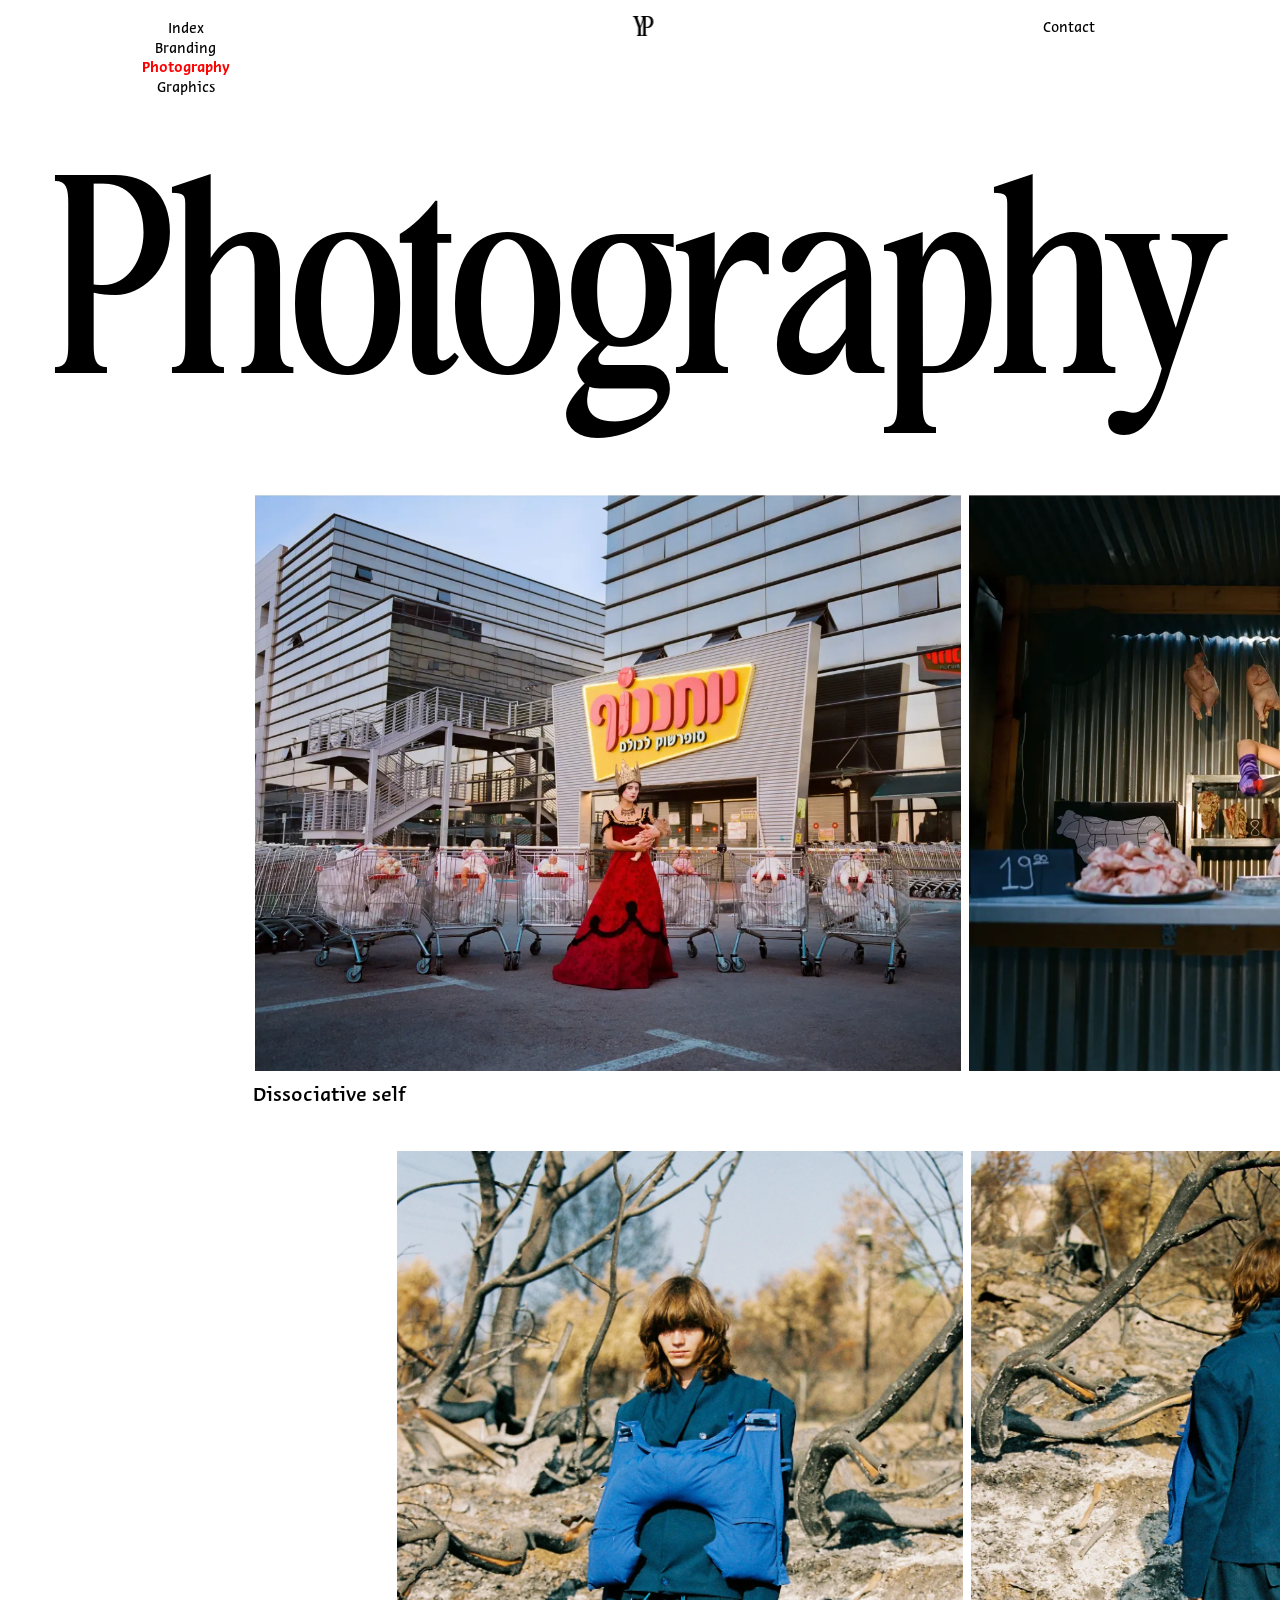
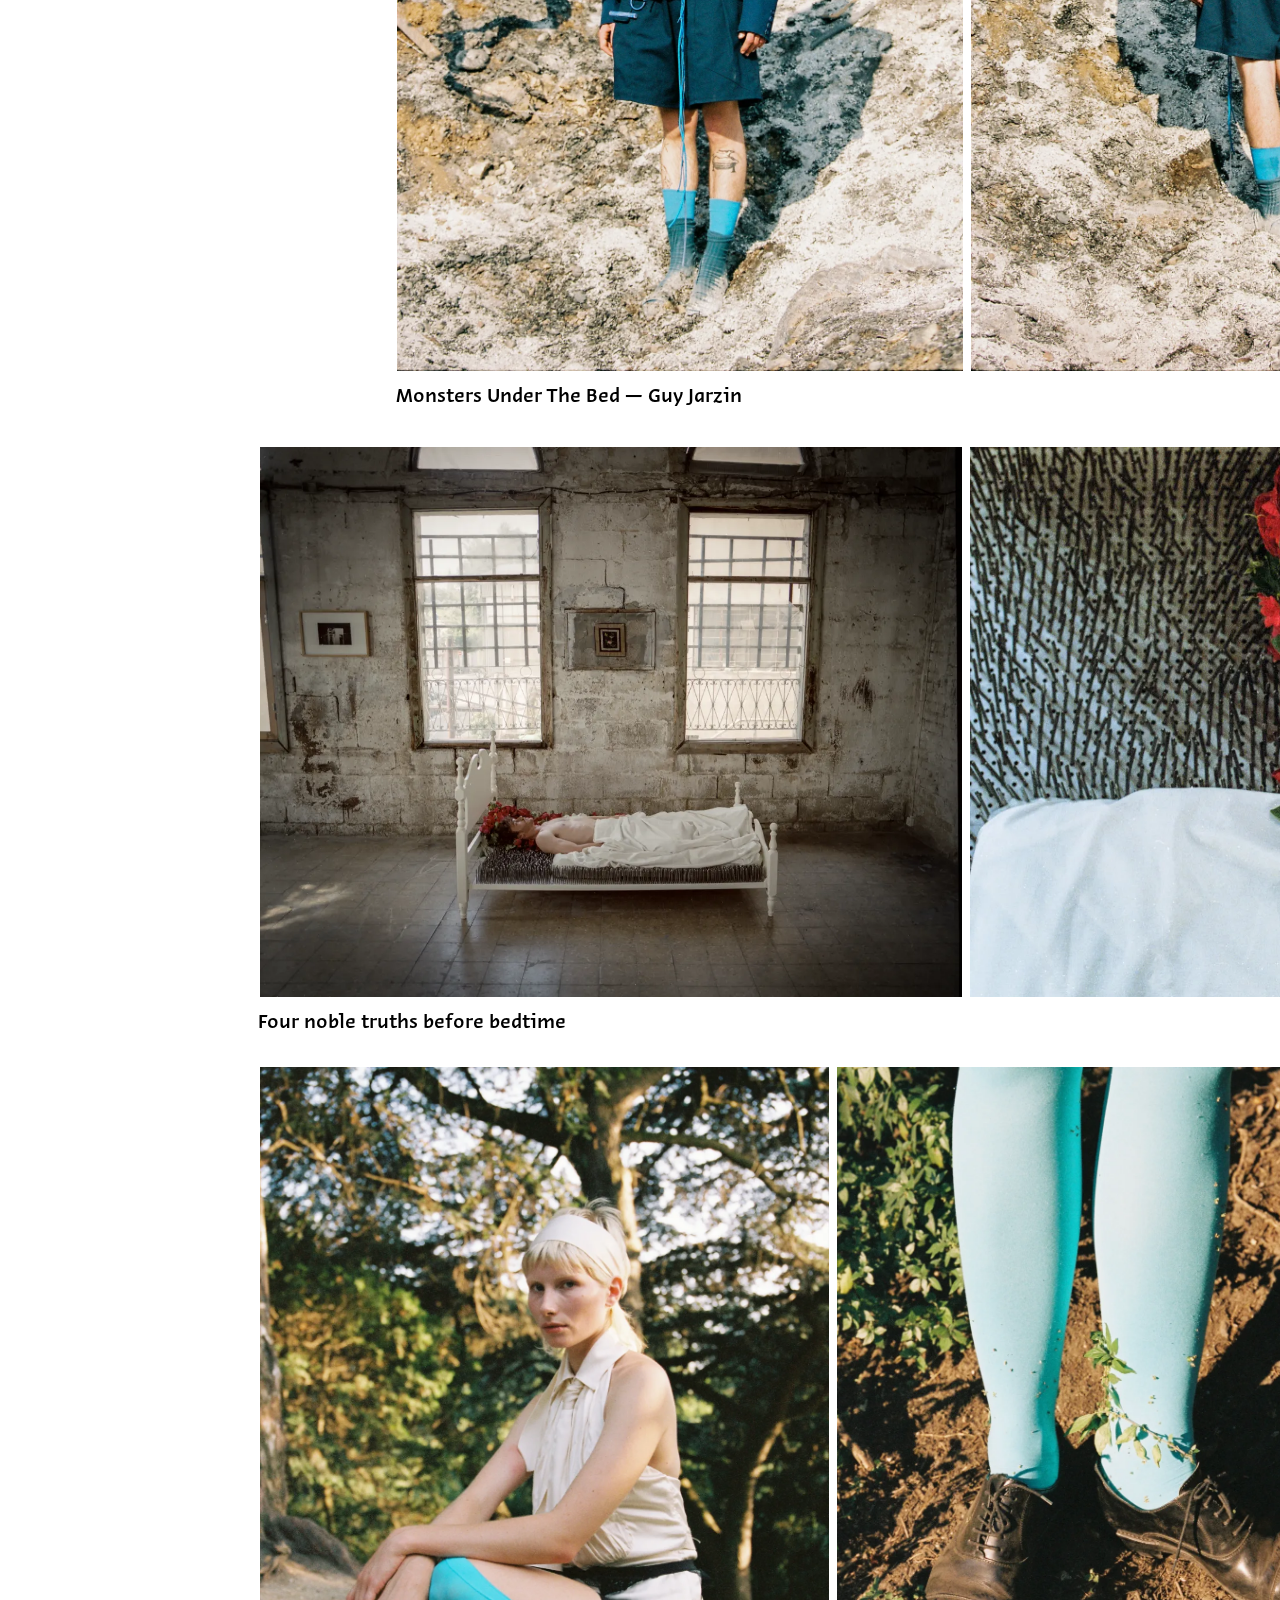
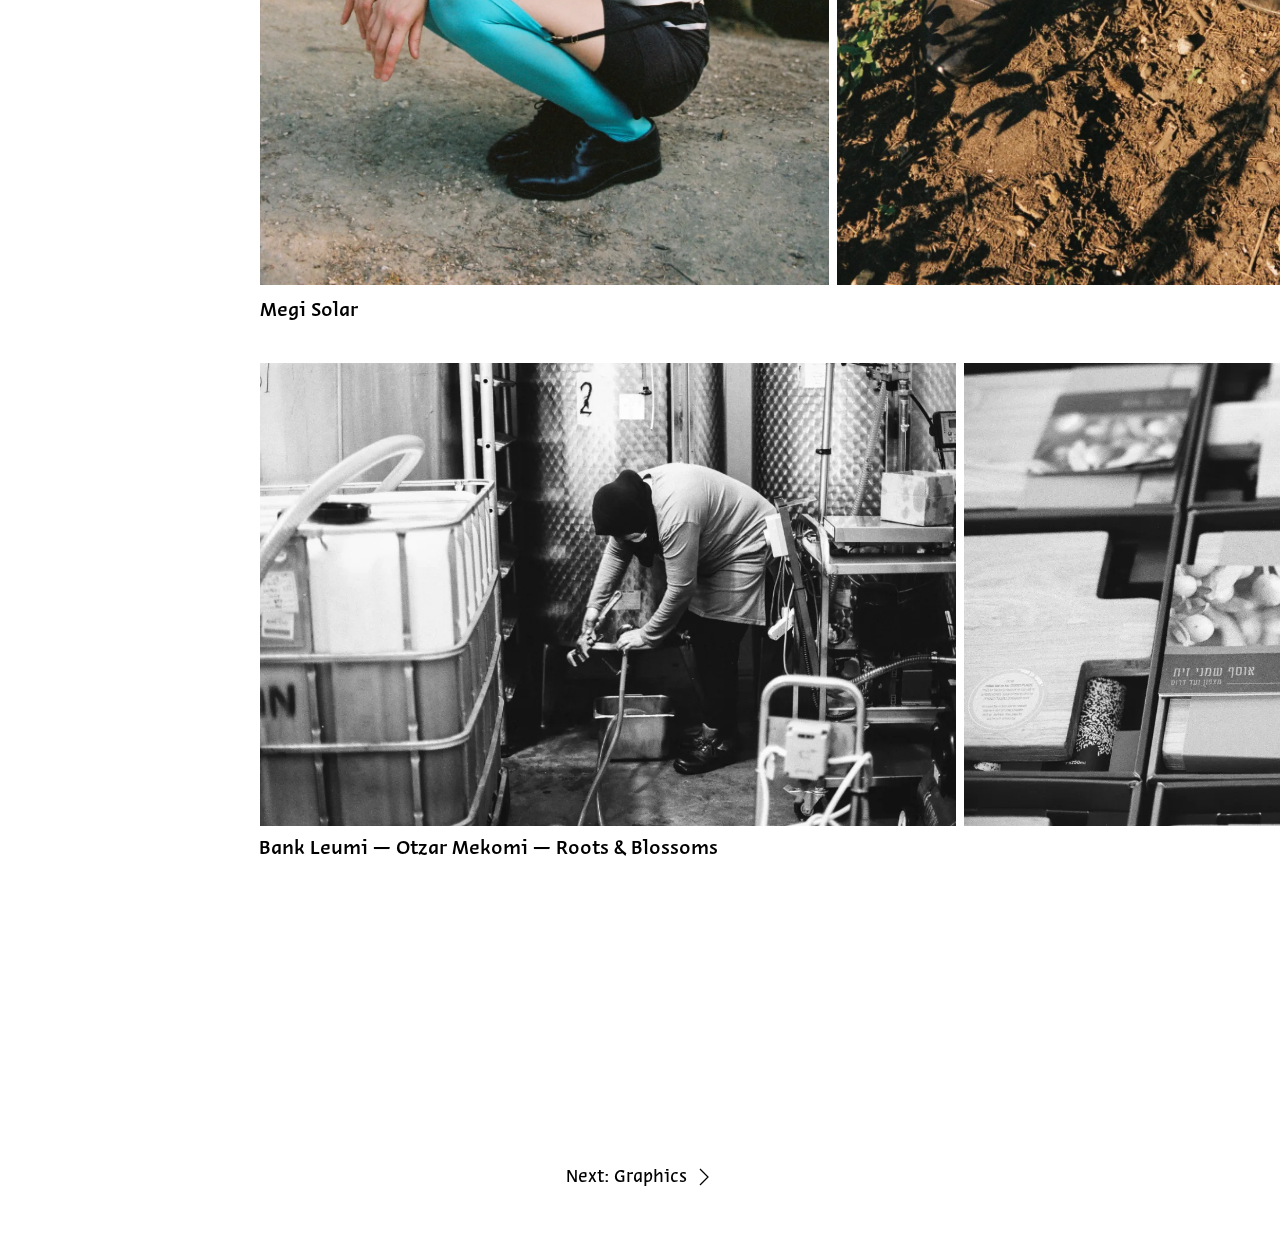
<file: photography.html>
<!DOCTYPE html>
<html lang="en">
<head>
  <meta charset="UTF-8">
  <meta name="viewport" content="width=device-width, initial-scale=1.0">
  <title>Photography – Yoav Paul</title>
  <link rel="stylesheet" href="styles.css">
  <!-- The phone version: only on screens up to 700px wide -->
  <link rel="stylesheet" href="phone.css" media="(max-width: 700px)">
  <!-- TEST for phones (only with ?mobile=test in the address, see the file) -->
  <script src="mobile-test.js"></script>
</head>
<body class="photography-page">
  <!-- Top bar (stays at the top while scrolling, with a soft blur behind it):
       on the left the menu: "Index" and the three categories, the page you are on in red (top-bar-menu.js),
       "YP" in the middle (leads home), Contact on the right -->
  <header class="top-bar">
    <p class="top-bar-left"><a class="page-link" href="projects.html">Index</a><a class="page-link" href="branding.html">Branding</a><span class="is-current">Photography</span><a class="page-link" href="graphics.html">Graphics</a></p>
    <a class="top-bar-name" href="index.html" aria-label="Yoav Paul, home page">YP</a>
    <a class="top-bar-contact" href="about.html">Contact</a>
  </header>

  <!-- Big title. Sizes in Figma pixels -->
  <header class="project-header" style="--title-top: 101; --title-size: 220; --header-height: 557;">
    <h1 class="project-title">Photography</h1>
  </header>

  <!-- The photos and their names. Sizes are in Figma pixels (see "Columns and rows" in styles.css).

       Every work is a row of all its photos, open all the time (it scrolls sideways), with its name under it.
       A click on a work (a photo or its name) opens it on a screen of its own: its text (below, "Texts about
       the projects") and all its photos, see works-screens.js.
       In each row all the photos are as high as the first photo (as it shows before the row opens),
       with the same space between them (--photo-row-gap in styles.css). photo-overlays.js places them.
       --w, --h of an extra photo = its shape (width and height in Figma pixels): it keeps that shape.
       To add a photo to a row, add one more <div> with --w and --h and an <img> in it. -->
  <main class="figma-column has-even-rows">

    <!-- Dissociative self: the first photo shows only the middle of the photo, like in Figma -->
    <div id="dissociative-self" class="photo-overlay from-left" style="--left: 287;">
      <div class="photo-overlay-row">
        <button class="photo-box" aria-expanded="false" style="--width: 794; --height: 648;">
          <img class="is-cropped" src="images/photo-my-project-6.webp" srcset="images/photo-my-project-6-1200.webp 1200w, images/photo-my-project-6.webp 1697w" sizes="min(1141px, 79.24vw)" width="1697" height="2400" alt="Dissociative self: woman in a red dress with shopping carts"
               style="--img-top: -44.06; --img-left: -4.36; --img-width: 108.75; --img-height: 188.58;">
        </button>
        <div style="--w: 1039; --h: 849;">
          <img class="is-cropped" src="images/photo-my-project-7.webp" srcset="images/photo-my-project-7-1200.webp 1200w, images/photo-my-project-7.webp 1697w" sizes="min(1120px, 77.78vw)" width="1697" height="2400" alt="Dissociative self, photo 2" loading="lazy"
               style="--img-top: -42.54; --img-left: -3.47; --img-width: 107.02; --img-height: 185.17;">
        </div>
        <div style="--w: 1038.74; --h: 849;">
          <img class="is-cropped" src="images/photo-my-project-8.webp" srcset="images/photo-my-project-8-1200.webp 1200w, images/photo-my-project-8.webp 1697w" sizes="min(1127px, 78.26vw)" width="1697" height="2400" alt="Dissociative self, photo 3" loading="lazy"
               style="--img-top: -43.15; --img-left: -3.91; --img-width: 107.74; --img-height: 186.44;">
        </div>
      </div>
    </div>
    <p class="photo-caption from-left" style="--left: 285; --space-before: 18; --width: 391; --height: 26;">Dissociative self</p>

    <div id="monsters-under-the-bed" class="photo-overlay from-left" style="--left: 447; --space-before: 46;">
      <div class="photo-overlay-row">
        <button class="photo-box" aria-expanded="false" style="--width: 636; --height: 922;">
          <img src="images/yarzin-photoshoot.webp" srcset="images/yarzin-photoshoot-1200.webp 1200w, images/yarzin-photoshoot.webp 1658w" sizes="min(840px, 58.33vw)" width="1658" height="2400" alt="Monsters Under The Bed, photo 1">
        </button>
        <div style="--w: 840; --h: 1216;"><img src="images/monsters-02.webp" srcset="images/monsters-02-1200.webp 1200w, images/monsters-02.webp 1658w" sizes="min(840px, 58.33vw)" width="1658" height="2400" alt="Monsters Under The Bed, photo 2" loading="lazy"></div>
        <div style="--w: 840; --h: 1216;"><img src="images/monsters-03.webp" srcset="images/monsters-03-1200.webp 1200w, images/monsters-03.webp 1658w" sizes="min(840px, 58.33vw)" width="1658" height="2400" alt="Monsters Under The Bed, photo 3" loading="lazy"></div>
        <div style="--w: 856; --h: 1216;"><img src="images/monsters-04.webp" srcset="images/monsters-04-1200.webp 1200w, images/monsters-04.webp 1688w" sizes="min(857px, 59.51vw)" width="1688" height="2396" alt="Monsters Under The Bed, photo 4" loading="lazy"></div>
        <div style="--w: 857; --h: 1216;"><img src="images/monsters-05.webp" srcset="images/monsters-05-1200.webp 1200w, images/monsters-05.webp 1688w" sizes="min(857px, 59.51vw)" width="1688" height="2396" alt="Monsters Under The Bed, photo 5" loading="lazy"></div>
        <div style="--w: 856; --h: 1216;"><img src="images/monsters-06.webp" srcset="images/monsters-06-1200.webp 1200w, images/monsters-06.webp 1688w" sizes="min(857px, 59.51vw)" width="1688" height="2396" alt="Monsters Under The Bed, photo 6" loading="lazy"></div>
        <div style="--w: 857; --h: 1216;"><img src="images/monsters-07.webp" srcset="images/monsters-07-1200.webp 1200w, images/monsters-07.webp 1688w" sizes="min(857px, 59.51vw)" width="1688" height="2396" alt="Monsters Under The Bed, photo 7" loading="lazy"></div>
        <div style="--w: 856; --h: 1216;"><img src="images/monsters-08.webp" srcset="images/monsters-08-1200.webp 1200w, images/monsters-08.webp 1688w" sizes="min(857px, 59.51vw)" width="1688" height="2396" alt="Monsters Under The Bed, photo 8" loading="lazy"></div>
      </div>
    </div>
    <p class="photo-caption from-left" style="--left: 445; --space-before: 20; --width: 616; --height: 63;">Monsters Under The Bed — Guy Jarzin</p>

    <div id="four-noble-truths" class="photo-overlay from-left" style="--left: 292; --space-before: 3;">
      <div class="photo-overlay-row">
        <button class="photo-box" aria-expanded="false" style="--width: 790; --height: 619;">
          <img src="images/photo-yoav367.webp" srcset="images/photo-yoav367-1200.webp 1200w, images/photo-yoav367.webp 2400w" sizes="min(1044px, 72.5vw)" width="2400" height="1881" alt="Four noble truths before bedtime: bed in an empty room" loading="lazy">
        </button>
        <div style="--w: 1129; --h: 808;"><img src="images/photo-yoav369.webp" srcset="images/photo-yoav369-1200.webp 1200w, images/photo-yoav369.webp 2400w" sizes="min(1143px, 79.38vw)" width="2400" height="1751" alt="Four noble truths before bedtime, photo 2" loading="lazy"></div>
        <div style="--w: 581; --h: 808;"><img src="images/photo-yoav371.webp" srcset="images/photo-yoav371-1200.webp 1200w, images/photo-yoav371.webp 1465w" sizes="min(588px, 40.83vw)" width="1465" height="2400" alt="Four noble truths before bedtime, photo 3" loading="lazy"></div>
        <div style="--w: 581; --h: 808;"><img src="images/photo-yoav372.webp" srcset="images/photo-yoav372-1200.webp 1200w, images/photo-yoav372.webp 1909w" sizes="min(651px, 45.21vw)" width="1909" height="2400" alt="Four noble truths before bedtime, photo 4" loading="lazy"></div>
      </div>
    </div>
    <p class="photo-caption from-left" style="--left: 290; --space-before: 19; --width: 521; --height: 26;">Four noble truths before bedtime</p>

    <div id="megi-solar" class="photo-overlay from-left" style="--left: 292; --space-before: 33;">
      <div class="photo-overlay-row">
        <button class="photo-box" aria-expanded="false" style="--width: 641; --height: 921;">
          <img src="images/photo-yoavp1150.webp" srcset="images/photo-yoavp1150-1200.webp 1200w, images/photo-yoavp1150.webp 1670w" sizes="min(846px, 58.75vw)" width="1670" height="2400" alt="Megi Solar: portrait in a forest" loading="lazy">
        </button>
        <div style="--w: 846; --h: 1216;"><img src="images/photo-megi-solar-2.webp" srcset="images/photo-megi-solar-2-1200.webp 1200w, images/photo-megi-solar-2.webp 1670w" sizes="min(846px, 58.75vw)" width="1670" height="2400" alt="Megi Solar, photo 2" loading="lazy"></div>
        <div style="--w: 846; --h: 1216;"><img src="images/photo-megi-solar-3.webp" srcset="images/photo-megi-solar-3-1200.webp 1200w, images/photo-megi-solar-3.webp 1670w" sizes="min(846px, 58.75vw)" width="1670" height="2400" alt="Megi Solar, photo 3" loading="lazy"></div>
      </div>
    </div>
    <p class="photo-caption from-left" style="--left: 292; --space-before: 19; --width: 521; --height: 26;">Megi Solar</p>

    <!-- Bank Leumi - Otzar Mekomi - Roots & Blossoms: a click opens a row of 6 photos (Figma frame 291:58) -->
    <div id="bank-leumi" class="photo-overlay from-left" style="--left: 292; --space-before: 43;">
      <div class="photo-overlay-row">
        <button class="photo-box" aria-expanded="false" style="--width: 784; --height: 520;">
          <img src="images/photo-illustration-14.webp" srcset="images/photo-illustration-14-1200.webp 1200w, images/photo-illustration-14.webp 2400w" sizes="min(1035px, 71.88vw)" width="2400" height="1591" alt="Otzar Mekomi: man working in a workshop" loading="lazy">
        </button>
        <div style="--w: 1036; --h: 687;"><img src="images/photo-illustration-12.webp" srcset="images/photo-illustration-12-1200.webp 1200w, images/photo-illustration-12.webp 2400w" sizes="min(1035px, 71.88vw)" width="2400" height="1591" alt="Otzar Mekomi, photo 2" loading="lazy"></div>
        <div style="--w: 1037; --h: 687;"><img src="images/photo-illustration-9.webp" srcset="images/photo-illustration-9-1200.webp 1200w, images/photo-illustration-9.webp 2400w" sizes="min(1035px, 71.88vw)" width="2400" height="1591" alt="Otzar Mekomi, photo 3" loading="lazy"></div>
        <div style="--w: 1037; --h: 687;"><img src="images/photo-illustration-13.webp" srcset="images/photo-illustration-13-1200.webp 1200w, images/photo-illustration-13.webp 2400w" sizes="min(1035px, 71.88vw)" width="2400" height="1591" alt="Otzar Mekomi, photo 4" loading="lazy"></div>
        <div style="--w: 1021; --h: 677;"><img src="images/photo-illustration-11.webp" srcset="images/photo-illustration-11-1200.webp 1200w, images/photo-illustration-11.webp 2400w" sizes="min(1035px, 71.88vw)" width="2400" height="1591" alt="Otzar Mekomi, photo 5" loading="lazy"></div>
        <div style="--w: 1023; --h: 678;"><img src="images/photo-illustration-15.webp" srcset="images/photo-illustration-15-1200.webp 1200w, images/photo-illustration-15.webp 2400w" sizes="min(1035px, 71.88vw)" width="2400" height="1591" alt="Otzar Mekomi, photo 6" loading="lazy"></div>
      </div>
    </div>
    <p class="photo-caption from-left" style="--left: 291; --space-before: 16; --width: 751; --height: 26;">Bank Leumi — Otzar Mekomi — Roots &amp; Blossoms</p>
    <!-- ===== Texts about the projects =====
         They are hidden here: works-screens.js copies each one to the start of its work's own screen.
         Each text belongs to the row with the same name (id="text-" + the id of the row). -->
    <aside class="project-text" id="text-dissociative-self" hidden>
      <h2 style="--title-size: 30;">Dissociative self</h2>
      <p class="has-space">Concept development, production, stills photography and editing for a series of three photographic works in collaboration with Noa Ferder. The trilogy of photographs exploring the three fears in Noa's life:<br>motherhood, aging and sexuality.</p>
      <p class="has-space"><span class="is-semibold">Credits</span><br>Noa Ferder — Concept, production and modeling<br>Eden Amit, Nir Erez, Panda Film Lab</p>
      <p class="has-space is-bold">Featured In</p>
      <p><span class="is-semibold">Museum of Gloucester</span> — Permanent Exhibition, Gloucester, UK (2021)</p>
      <p class="has-tall-line"><span class="is-semibold">Royal Photographic Society</span> — International Photography Exhibition 163 (IPE 163), Bristol, UK (2022)</p>
      <p class="has-tall-line"><span class="is-semibold">The Glasgow Gallery of Photography</span> — IDENTITY Exhibition, Glasgow, UK (2026)</p>
    </aside>
    <aside class="project-text" id="text-monsters-under-the-bed" hidden>
      <h2 style="--title-size: 25;">Monsters Under The Bed</h2>
      <p class="has-title-space">Fashion photography for a collection designed and styled by Guy Yossef Jarzin.</p>
      <p>The collection explores the fears and inner monsters we create, and the process of learning to embrace them rather than fight them.</p>
      <p class="has-space"><span class="is-semibold">Credits</span><br>Photography: Yoav Paul<br>Fashion Design &amp; Styling: Guy Yossef Jarzin<br>Models: David Tads, Galleria M.E.</p>
      <p class="has-space"><span class="is-semibold">Featured In</span><br>Fashion Deconstruction<br>Rebel Magazine<br>Goji Magazine</p>
    </aside>
    <aside class="project-text" id="text-four-noble-truths" hidden>
      <h2 style="--title-size: 30;">Four noble truths before bedtime</h2>
      <p class="has-title-space">A project exploring the concept of limitation — recognizing and accepting the events in our lives that lie beyond our control. In the quiet hours before sleep, thoughts and emotions emerge without the distractions of everyday life. Inspired by Pema Chödrön’s When Things Fall Apart, the project reflects on our reactions to uncertainty and the possibility of transforming resistance into acceptance.</p>
      <p class="has-space is-semibold">“What might appear to be an arrow or a sword, we can actually experience as a flower.”</p>
      <p class="has-space">The work was exhibited at Beit Herzl in collaboration with an artist collective, alongside a chef’s dinner inspired by the theme of limitation.</p>
      <p class="has-space"><span class="is-semibold">Credits</span><br>Eden Amit, Nir Erez, Panda Film Lab</p>
    </aside>
    <aside class="project-text" id="text-megi-solar" hidden>
      <h2 class="has-tight-lines">Megi Solar</h2>
      <p class="has-line-space">A personal fashion editorial shot across the streets of Paris featuring Megi Solar.</p>
      <p>Blending spontaneous street moments with styled portraiture, this series explores the interplay between movement, urban architecture and effortless style in the heart of the city.</p>
      <p class="has-line-space"><span class="is-semibold">Credits</span><br>Model: Megi Solar</p>
    </aside>
    <aside class="project-text" id="text-bank-leumi" hidden>
      <h2 class="has-tight-lines">Otzar Mekomi <span class="is-small">—</span> Bank Leumi</h2>
      <p class="has-line-space">Abraham Accords Gift Box, Editorial and commercial photography for Otzar Mekomi, an Israeli social enterprise curating artisanal gift boxes.</p>
      <p>Shot ahead of a special diplomatic shipment to the UAE following the Abraham Accords, the series highlights the shared craft of Jewish and Arab artisans across Israel producing local olive oil and handmade goods.</p>
      <p class="has-line-space"><span class="is-semibold">Credits</span><br>Lorene Abt, Bank Leumi, Otzar Mekomi</p>
    </aside>
  </main>

  <!-- On a phone held upright: when a row of photos opens, a note asks to turn the phone sideways
       (it shows only on upright phones, see phone.css). A tap hides it -->
  <button class="rotate-hint" type="button" hidden>
    <svg class="rotate-hint-icon" viewBox="0 0 48 48" width="48" height="48" aria-hidden="true">
      <rect x="14" y="6" width="20" height="34" rx="3" fill="none" stroke="currentColor" stroke-width="2"/>
      <path d="M40 24a16 16 0 0 1-8 13.9" fill="none" stroke="currentColor" stroke-width="2"/>
      <path d="M28 37l4 1.5-1 4" fill="none" stroke="currentColor" stroke-width="2"/>
    </svg>
    Turn your phone sideways<br>to see the whole project
  </button>

  <!-- The arrows of a work's own screen (works-screens.js). They stay in the bottom corners
       while the work scrolls sideways: on the left back to the page (like on the branding page),
       on the right the work before / which work it is / the next work ("‹ 2 / 5 ›") -->
  <button class="panel-back" type="button" aria-label="Back to Photography"><svg viewBox="0 0 24 24" width="24" height="24" aria-hidden="true"><path d="M15 4 7 12l8 8" fill="none" stroke="currentColor" stroke-width="1.25"/></svg>Photography</button>
  <p class="panel-nav">
    <span class="panel-hint" aria-live="polite"></span>
    <button class="panel-prev" type="button" aria-label="Previous work"><svg viewBox="0 0 24 24" width="24" height="24" aria-hidden="true"><path d="M15 4 7 12l8 8" fill="none" stroke="currentColor" stroke-width="1.25"/></svg></button>
    <span class="panel-count"></span>
    <button class="panel-next" type="button" aria-label="Next work"><svg viewBox="0 0 24 24" width="24" height="24" aria-hidden="true"><path d="m9 4 8 8-8 8" fill="none" stroke="currentColor" stroke-width="1.25"/></svg></button>
  </p>

  <!-- The works open on screens of their own (see the file) -->
  <script src="works-screens.js"></script>
  <script src="photo-overlays.js"></script>
  <script src="project-panels.js"></script>
  <script src="panel-nav.js"></script>
  <!-- A click on a photo on a work's screen opens it big, with arrows between the work's photos -->
  <script src="photo-lightbox.js"></script>
  <!-- A tool for the spaces of a work's own screen (only with ?tune in the address) -->
  <script src="tools/panel-tuner.js"></script>
  <script src="top-bar-menu.js"></script>
  <script src="top-bar-blur.js"></script>
  <!-- A click on "YP" turns it into a fly that flies off to the home page -->
  <script src="yp-fly.js"></script>
</body>
</html>
</file>
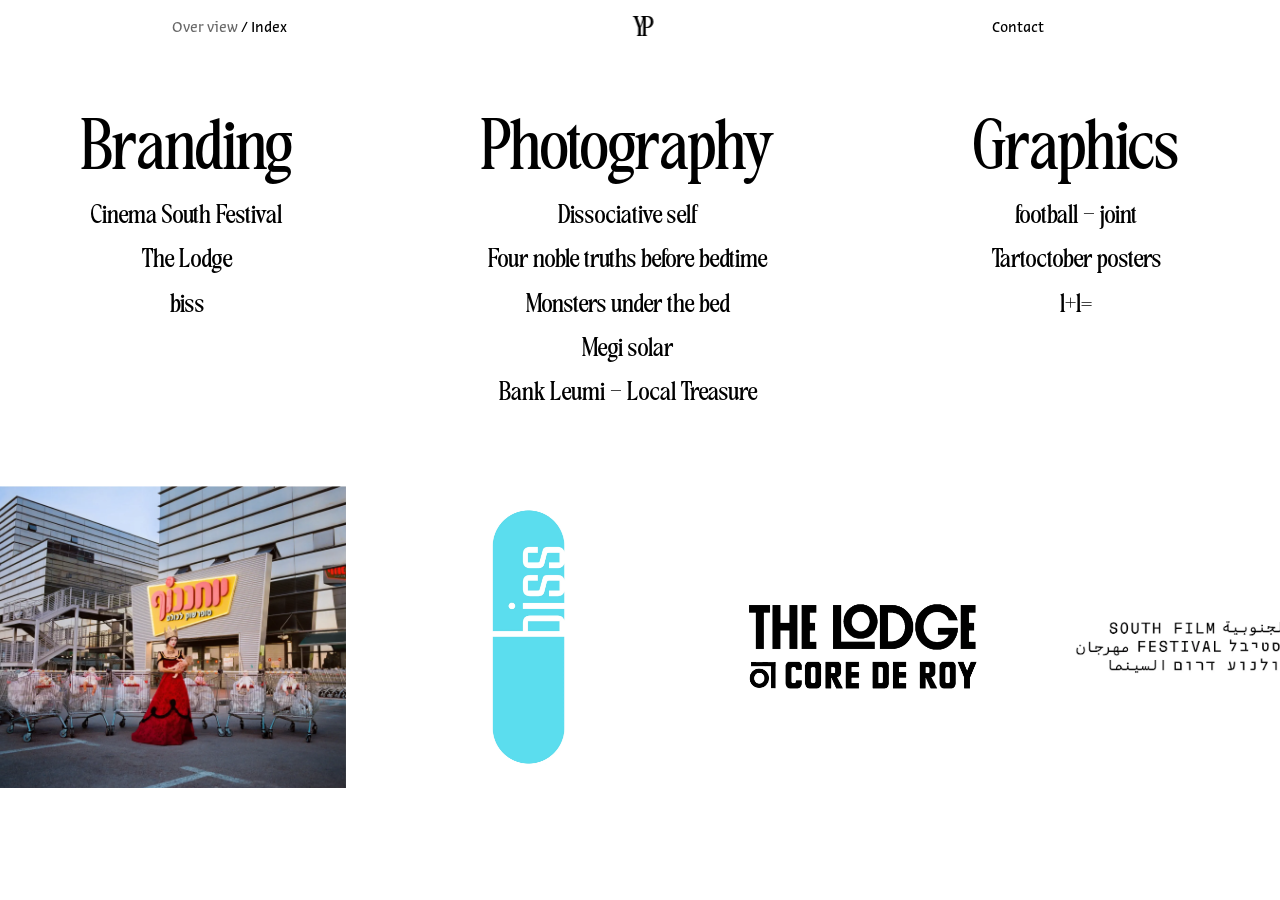
<file: projects.html>
<!DOCTYPE html>
<html lang="en">
<head>
  <meta charset="UTF-8">
  <meta name="viewport" content="width=device-width, initial-scale=1.0">
  <title>Index – Yoav Paul</title>
  <link rel="stylesheet" href="styles.css">
  <!-- The phone version: only on screens up to 700px wide -->
  <link rel="stylesheet" href="phone.css" media="(max-width: 700px)">
  <!-- TEST for phones (only with ?mobile=test in the address, see the file) -->
  <script src="mobile-test.js"></script>
</head>
<body class="index-page">
  <!-- Top bar (stays at the top while scrolling, with a soft blur behind it):
       on the left where you are, "YP" in the middle (leads home), Contact on the right -->
  <header class="top-bar">
    <p class="top-bar-left"><a class="page-link text-muted" href="index.html">Over view</a> / Index</p>
    <a class="top-bar-name" href="index.html" aria-label="Yoav Paul, home page">YP</a>
    <a class="top-bar-contact" href="about.html">Contact</a>
  </header>

  <!-- The three categories, each with the list of its projects under it (open all the time).
       A click on a category leads to its page, a click on a project leads to that project.
       Each one turns red under the mouse.
       The projects in the lists come from projects.json (index-menu.js puts them here, by their "order").
       Places are in Figma pixels (Figma frame "Index – screen + categories (site)"), from the top of the page.
       Each list is centered under the name of its category (its middle = the middle of the name):
       --x, --y = where it starts, --w = its width -->
  <main class="index-categories">
    <a class="index-category" href="branding.html" data-category="Branding" style="--x: 91; --y: 119; --w: 352;">Branding</a>
    <ul class="index-list" id="list-branding" style="--x: 69; --y: 215.6; --w: 282;"></ul>

    <a class="index-category" href="photography.html" data-category="Photography" style="--x: 541; --y: 119; --w: 380;">Photography</a>
    <ul class="index-list" id="list-photography" style="--x: 493.5; --y: 215.6; --w: 425;"></ul>

    <a class="index-category" href="graphics.html" data-category="Graphics" style="--x: 1096; --y: 119; --w: 316;">Graphics</a>
    <ul class="index-list" id="list-graphics" style="--x: 1068.5; --y: 215.6; --w: 285;"></ul>
  </main>

  <!-- The "screen" under the categories: all the works moving in a row, like the home page (home-carousel.js).
       Under the mouse on a category it shows only that category's works,
       and on the name of a project it shows that project (index-menu.js) -->
  <section class="carousel-section index-screen">
    <div class="carousel">
      <div class="carousel-track">
      <!-- The works come from projects.json (home-carousel.js puts them here) -->
      </div>
    </div>
    <!-- One project, under the mouse on its name (index-menu.js) -->
    <div class="index-preview" aria-hidden="true"></div>
    <!-- Under a finger on the row: the category (red) / the name of the work (home-carousel.js) -->
    <p class="carousel-modes">
      <span class="carousel-name" aria-hidden="true"><span class="carousel-category"></span> / <span class="carousel-work"></span></span>
    </p>
  </section>


  <script src="projects.js"></script>
  <script src="home-carousel.js"></script>
  <script src="index-menu.js"></script>
  <script src="top-bar-blur.js"></script>
  <!-- A click on "YP" turns it into a fly that flies off to the home page -->
  <script src="yp-fly.js"></script>
</body>
</html>
</file>
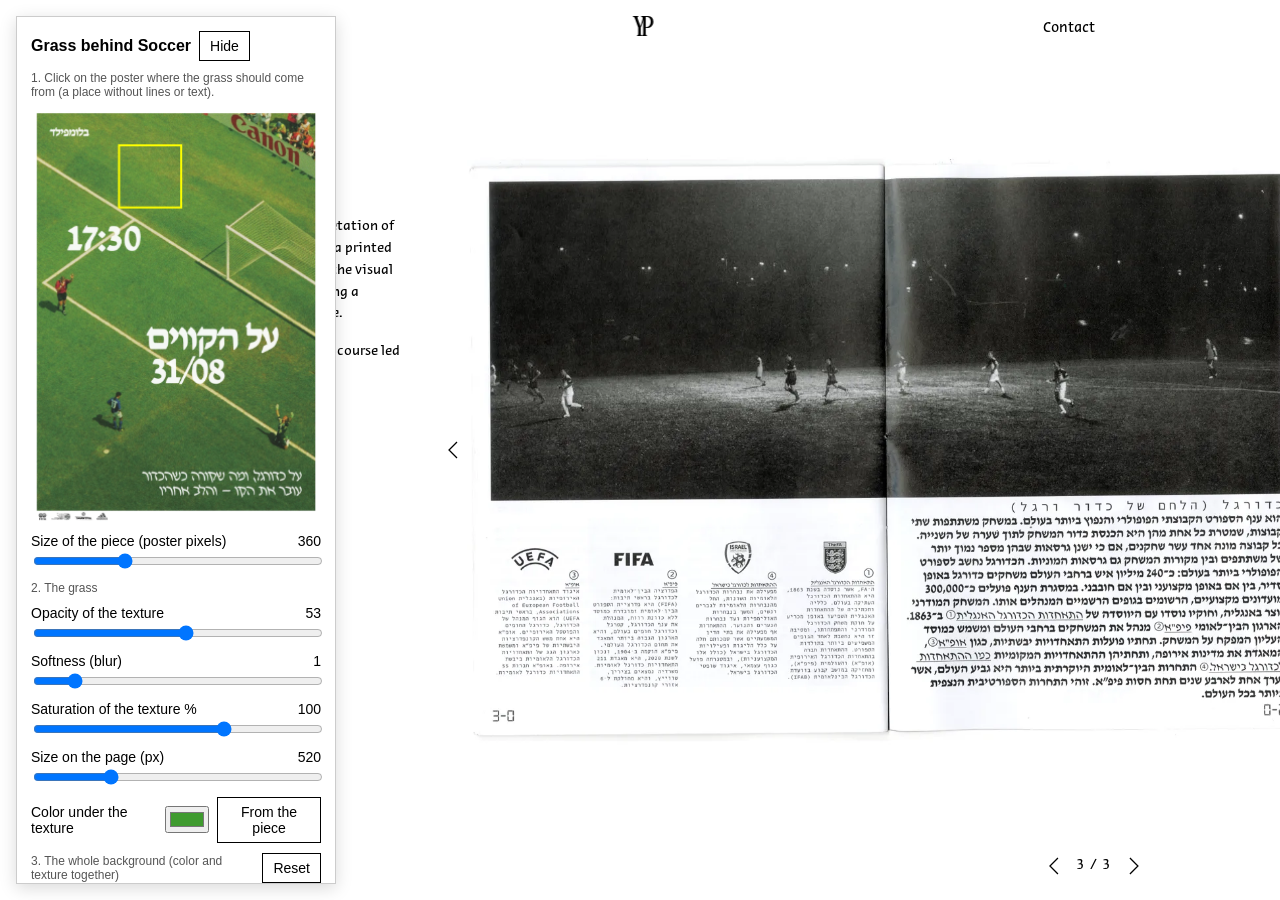
<file: tools/grass-editor.html>
<!DOCTYPE html>
<html lang="en">
<head>
<meta charset="UTF-8">
<title>Grass editor</title>
<style>
  /* The graphics page fills the window, the panel floats on the left */
  body { margin: 0; font: 14px "Editor Sans", -apple-system, sans-serif; }
  #page { position: fixed; inset: 0; width: 100%; height: 100%; border: 0; }
  .panel { position: fixed; left: 16px; top: 16px; bottom: 16px; width: 320px; overflow-y: auto; z-index: 2;
    background: #fff; border: 1px solid #ccc; box-shadow: 0 4px 16px rgba(0, 0, 0, .15);
    padding: 14px; display: flex; flex-direction: column; gap: 10px; box-sizing: border-box; }
  .panel h1 { font-size: 16px; margin: 0; }
  .panel p { margin: 0; color: #555; font-size: 12px; }
  .panel label { display: grid; grid-template-columns: 1fr 44px; gap: 2px 8px; align-items: center; }
  .panel label input[type=range] { grid-column: 1 / -1; width: 100%; }
  .panel label span:last-of-type { text-align: right; font-variant-numeric: tabular-nums; }
  #poster { width: 100%; cursor: crosshair; display: block; }
  #tile { width: 120px; height: 120px; border: 1px solid #ccc; }
  .row { display: flex; gap: 8px; align-items: center; }
  button { font: inherit; padding: 6px 10px; border: 1px solid #000; background: #fff; cursor: pointer; }
  #save { background: #000; color: #fff; }
  #message { font-size: 12px; }
  .panel.is-small > :not(h1):not(.row-top) { display: none; }
</style>
</head>
<body>
<!-- The real graphics page, at the Soccer project (the #soccer-joint at the end opens it).
     The grass shows behind the whole page here, just to see it (it isn't used on the site now) -->
<iframe id="page" src="../graphics.html#soccer-joint"></iframe>

<div class="panel" id="panel">
  <div class="row row-top"><h1>Grass behind Soccer</h1><button id="fold" type="button">Hide</button></div>

  <p>1. Click on the poster where the grass should come from (a place without lines or text).</p>
  <canvas id="poster"></canvas>
  <label><span>Size of the piece (poster pixels)</span><span id="sample-value"></span>
    <input id="sample" type="range" min="120" max="900" value="360"></label>

  <p>2. The grass</p>
  <label><span>Opacity of the texture</span><span id="opacity-value"></span>
    <input id="opacity" type="range" min="0" max="100" value="53"></label>
  <label><span>Softness (blur)</span><span id="blur-value"></span>
    <input id="blur" type="range" min="0" max="8" step="0.5" value="1"></label>
  <label><span>Saturation of the texture %</span><span id="sat-value"></span>
    <input id="sat" type="range" min="0" max="150" value="100"></label>
  <label><span>Size on the page (px)</span><span id="size-value"></span>
    <input id="size" type="range" min="150" max="1600" value="520"></label>
  <div class="row"><span>Color under the texture</span> <input id="color" type="color" value="#3f9b2f">
    <button id="pick-color" type="button">From the piece</button></div>

  <div class="row"><p>3. The whole background (color and texture together)</p>
    <button id="reset" type="button">Reset</button></div>
  <label><span>Brightness</span><span id="brightness-value"></span>
    <input id="brightness" type="range" min="-100" max="100" value="0"></label>
  <label><span>Contrast</span><span id="contrast-value"></span>
    <input id="contrast" type="range" min="-100" max="100" value="0"></label>
  <label><span>Highlights (the light parts)</span><span id="highlights-value"></span>
    <input id="highlights" type="range" min="-100" max="100" value="0"></label>
  <label><span>Shadows (the dark parts)</span><span id="shadows-value"></span>
    <input id="shadows" type="range" min="-100" max="100" value="0"></label>
  <label><span>Saturation</span><span id="saturation-value"></span>
    <input id="saturation" type="range" min="-100" max="100" value="0"></label>
  <label><span>Warmth (blue ↔ yellow)</span><span id="warmth-value"></span>
    <input id="warmth" type="range" min="-100" max="100" value="0"></label>
  <label><span>Tint (green ↔ pink)</span><span id="tint-value"></span>
    <input id="tint" type="range" min="-100" max="100" value="0"></label>

  <p>One tile (it repeats over the whole page; its edges melt into each other, so there are no seams):</p>
  <canvas id="tile"></canvas>

  <div class="row"><button id="save" type="button">Save to the site</button><span id="message"></span></div>
</div>

<script>
  const page = document.getElementById("page");
  const posterCanvas = document.getElementById("poster");
  const tileCanvas = document.getElementById("tile");
  const message = document.getElementById("message");
  const inputs = {};
  // The controls of the whole background (they all start at 0 = no change)
  const WHOLE = ["brightness", "contrast", "highlights", "shadows", "saturation", "warmth", "tint"];
  const NUMBERS = ["sample", "opacity", "blur", "sat", "size", ...WHOLE];
  for (const name of [...NUMBERS, "color"]) {
    inputs[name] = document.getElementById(name);
  }

  // Where on the poster the grass is taken from (poster pixels, the middle of the piece)
  let sampleX = 690, sampleY = 390;

  // The poster, drawn small in the panel
  const poster = new Image();
  poster.src = "../images/poster-joint-soccer.webp";
  poster.onload = () => {
    posterCanvas.width = 288;
    posterCanvas.height = Math.round(288 * poster.height / poster.width);
    update();
  };

  // A click on the small poster: take the grass from there
  posterCanvas.addEventListener("click", (event) => {
    const box = posterCanvas.getBoundingClientRect();
    sampleX = (event.clientX - box.left) / box.width * poster.width;
    sampleY = (event.clientY - box.top) / box.height * poster.height;
    update();
  });

  // Draws the small poster with a square around the piece
  function drawPoster() {
    const c = posterCanvas.getContext("2d");
    const scale = posterCanvas.width / poster.width;
    const half = inputs.sample.value / 2;
    c.drawImage(poster, 0, 0, posterCanvas.width, posterCanvas.height);
    c.strokeStyle = "#ff0";
    c.lineWidth = 2;
    c.strokeRect((sampleX - half) * scale, (sampleY - half) * scale, half * 2 * scale, half * 2 * scale);
  }

  // Takes the piece from the poster (softened and with its saturation)
  function takePiece(size) {
    const piece = document.createElement("canvas");
    piece.width = piece.height = size;
    const c = piece.getContext("2d");
    c.filter = `blur(${inputs.blur.value}px) saturate(${inputs.sat.value / 100})`;
    // A little more around it, so the blur doesn't make dark edges
    const extra = 20;
    c.drawImage(poster, sampleX - size / 2 - extra, sampleY - size / 2 - extra, size + 2 * extra, size + 2 * extra,
                -extra, -extra, size + 2 * extra, size + 2 * extra);
    return c.getImageData(0, 0, size, size);
  }

  // Makes the piece repeat without seams: every edge is mixed with the piece moved by half,
  // first from side to side, then from top to bottom (the middle stays the piece itself)
  function withoutSeams(data, size, sideways) {
    const result = new ImageData(size, size);
    const half = size / 2;
    for (let y = 0; y < size; y++) {
      for (let x = 0; x < size; x++) {
        const t = (sideways ? x : y) + 0.5;
        const weight = Math.sin(Math.PI * t / size); // 1 in the middle, 0 at the edges
        const mx = sideways ? (x + half) % size : x;
        const my = sideways ? y : (y + half) % size;
        const here = (y * size + x) * 4, moved = (my * size + mx) * 4;
        for (let k = 0; k < 3; k++) {
          result.data[here + k] = data.data[here + k] * weight + data.data[moved + k] * (1 - weight);
        }
        result.data[here + 3] = 255;
      }
    }
    return result;
  }

  // The average color of the piece
  function averageColor(data) {
    const sum = [0, 0, 0];
    for (let i = 0; i < data.data.length; i += 4) {
      for (let k = 0; k < 3; k++) sum[k] += data.data[i + k];
    }
    const count = data.data.length / 4;
    return "#" + sum.map((v) => Math.round(v / count).toString(16).padStart(2, "0")).join("");
  }

  let lastPiece = null;

  // Makes the tile: the color, and the seamless grass over it with the chosen opacity
  function makeTile() {
    const size = Math.round(inputs.sample.value);
    lastPiece = takePiece(size);
    const smooth = withoutSeams(withoutSeams(lastPiece, size, true), size, false);
    const grass = document.createElement("canvas");
    grass.width = grass.height = size;
    grass.getContext("2d").putImageData(smooth, 0, 0);

    tileCanvas.width = tileCanvas.height = size;
    const c = tileCanvas.getContext("2d");
    c.fillStyle = inputs.color.value;
    c.fillRect(0, 0, size, size);
    c.globalAlpha = inputs.opacity.value / 100;
    c.drawImage(grass, 0, 0);
    c.globalAlpha = 1;
    adjustWhole(c, size);
  }

  // Brightness, contrast, highlights, shadows, saturation, warmth and tint, on every pixel of the tile
  function adjustWhole(c, size) {
    const v = {};
    for (const name of WHOLE) v[name] = inputs[name].value / 100; // -1 .. 1
    if (WHOLE.every((name) => v[name] === 0)) return; // nothing to change

    const picture = c.getImageData(0, 0, size, size);
    const p = picture.data;
    const contrast = v.contrast >= 0 ? 1 + v.contrast * 2 : 1 + v.contrast; // 0 .. 3
    for (let i = 0; i < p.length; i += 4) {
      let r = p[i] / 255, g = p[i + 1] / 255, b = p[i + 2] / 255;

      // Brightness: everything lighter or darker
      r += v.brightness * 0.5; g += v.brightness * 0.5; b += v.brightness * 0.5;

      // Contrast: away from (or towards) the middle gray
      r = (r - 0.5) * contrast + 0.5; g = (g - 0.5) * contrast + 0.5; b = (b - 0.5) * contrast + 0.5;

      // Highlights and shadows: only the light parts / only the dark parts
      const light = 0.299 * r + 0.587 * g + 0.114 * b;
      const lightPart = Math.min(1, Math.max(0, (light - 0.35) / 0.5));  // 0 in the dark, 1 in the light
      const darkPart = Math.min(1, Math.max(0, (0.65 - light) / 0.5));   // 1 in the dark, 0 in the light
      const lift = v.highlights * 0.4 * lightPart * lightPart + v.shadows * 0.4 * darkPart * darkPart;
      r += lift; g += lift; b += lift;

      // Saturation: further from (or closer to) gray
      const gray = 0.299 * r + 0.587 * g + 0.114 * b;
      const saturation = 1 + v.saturation;
      r = gray + (r - gray) * saturation; g = gray + (g - gray) * saturation; b = gray + (b - gray) * saturation;

      // Warmth: more yellow (or blue). Tint: more pink (or green)
      r += v.warmth * 0.08 + v.tint * 0.05;
      g -= v.tint * 0.08;
      b -= v.warmth * 0.08 - v.tint * 0.05;

      p[i] = r * 255; p[i + 1] = g * 255; p[i + 2] = b * 255; // (the picture keeps it between 0 and 255)
    }
    c.putImageData(picture, 0, 0);
  }

  // Shows the tile as the background of the graphics page
  function showOnPage() {
    const doc = page.contentDocument;
    if (!doc || !doc.head) return;
    let style = doc.getElementById("grass-preview");
    if (!style) {
      style = doc.createElement("style");
      style.id = "grass-preview";
      doc.head.appendChild(style);
    }
    tileCanvas.toBlob((blob) => {
      if (style.dataset.url) URL.revokeObjectURL(style.dataset.url);
      style.dataset.url = URL.createObjectURL(blob);
      style.textContent = `body { background: ${inputs.color.value} url("${style.dataset.url}") 0 0 / ${inputs.size.value}px !important; }`;
    });
  }

  function showNumbers() {
    for (const name of NUMBERS) {
      document.getElementById(name + "-value").textContent = inputs[name].value;
    }
  }

  // Everything again, after every change (a little later, so dragging a slider stays smooth)
  let waiting = null;
  function update() {
    showNumbers();
    if (!poster.complete) return;
    drawPoster();
    clearTimeout(waiting);
    waiting = setTimeout(() => { makeTile(); showOnPage(); }, 60);
  }

  for (const input of Object.values(inputs)) input.addEventListener("input", update);
  page.addEventListener("load", update);

  document.getElementById("pick-color").addEventListener("click", () => {
    if (!lastPiece) return;
    inputs.color.value = averageColor(lastPiece);
    update();
  });

  // Reset: the whole background back to no change
  document.getElementById("reset").addEventListener("click", () => {
    for (const name of WHOLE) inputs[name].value = 0;
    update();
  });

  document.getElementById("fold").addEventListener("click", (event) => {
    const small = document.getElementById("panel").classList.toggle("is-small");
    event.target.textContent = small ? "Show" : "Hide";
  });

  // Save: the tile goes to images/grass-texture.webp, the color and size to styles.css
  document.getElementById("save").addEventListener("click", async () => {
    message.textContent = "Saving...";
    const answer = await fetch("/save", {
      method: "POST",
      body: JSON.stringify({ image: tileCanvas.toDataURL("image/webp", 0.85), color: inputs.color.value, size: Number(inputs.size.value) })
    }).then((r) => r.json()).catch((problem) => ({ ok: false, error: String(problem) }));
    message.textContent = answer.ok ? "Saved ✓" : "Didn't save: " + answer.error;
  });
</script>
</body>
</html>
</file>
<file: styles.css>
/* ===== Fonts ===== */

/* TAN - MEMORIES: the title font, loaded from the fonts folder */
@font-face {
  font-family: "TAN Memories";
  src: url("fonts/tan-memories-2.otf") format("opentype");
  font-weight: 400;
  font-display: swap;
}

/* ArbelG: the font of the small texts on the home page */
@font-face {
  font-family: "ArbelG";
  src: url("fonts/ArbelG-Regular.otf") format("opentype");
  font-weight: 400;
  font-display: swap;
}

@font-face {
  font-family: "ArbelG";
  src: url("fonts/ArbelG-Bold.otf") format("opentype");
  font-weight: 700;
  font-display: swap;
}

/* Editor Sans (Normal): the top bar, the menus and the small texts on every page */
@font-face {
  font-family: "Editor Sans";
  src: url("fonts/EditorSans-Normal.otf") format("opentype");
  font-weight: 400;
  font-display: swap;
}

/* Editor Sans Medium: the photo captions. Editor Sans Bold: "INDEX" and the current page in the menu */
@font-face {
  font-family: "Editor Sans";
  src: url("fonts/EditorSans-Medium.otf") format("opentype");
  font-weight: 500;
  font-display: swap;
}

@font-face {
  font-family: "Editor Sans";
  src: url("fonts/EditorSans-Bold.otf") format("opentype");
  font-weight: 700;
  font-display: swap;
}

/* Editor Sans Semibold: the page you are on, in the top bar */
@font-face {
  font-family: "Editor Sans";
  src: url("fonts/EditorSans-Semibold.otf") format("opentype");
  font-weight: 600;
  font-display: swap;
}

/* ===== Variables (from Figma) ===== */
:root {
  /* Colors */
  --color-background: #ffffff;
  --color-accent: #ff0000;
  --color-shadow: rgba(0, 0, 0, 0.3);
  --color-text: #000000;
  --color-text-muted: rgba(0, 0, 0, 0.6);
  --color-panel: #000000; /* behind a project panel (branding page) */
  /* The blurred strips behind the words of the top bar */
  --bar-white: 0.3;      /* how white the strip is (0 = clear, 1 = fully white) */
  --bar-blur: 10px;      /* how blurry the photo behind it is */
  --bar-radius: 0.03em;  /* roundness of the corners */
  --bar-line-gap: 0.25em; /* extra space between the lines of the menu on the project pages */
  /* Each part has its own strip:
     pad-x = space left and right of the words, pad-y = space above and under them,
     move-x = moves the strip right (+) or left (-), move-y = moves it down (+) or up (-) */
  --left-pad-x: 0.6em;    /* "Over view / Index" */
  --left-pad-y: 0.1em;
  --left-move-x: 0em;
  --left-move-y: 0em;
  --index-pad-x: 0.31em;   /* the menu on the project pages: "Index" and the other pages */
  --index-pad-y: 0.03em;
  --index-move-x: 0em;
  --index-move-y: -0.03em;
  --page-pad-x: 0.37em;    /* the page you are on (Branding, Photography, Graphics) */
  --page-pad-y: 0.1em;
  --page-move-x: 0em;
  --page-move-y: 0em;
  --yp-pad-x: 0.16em;     /* "YP" */
  --yp-pad-y: 0.31em;
  --yp-move-x: 0em;
  --yp-move-y: 0em;
  --contact-pad-x: 0.32em; /* "Contact" */
  --contact-pad-y: 0.1em;
  --contact-move-x: 0em;
  --contact-move-y: 0em;
  --color-bar: rgba(255, 255, 255, var(--bar-white));

  /* Title font: TAN - MEMORIES (Regular), a serif font is used until it loads */
  --font-display: "TAN Memories", Georgia, serif;
  --weight-display: 400; /* Regular */

  /* Font of the top bar, the menus, the captions and the small texts: Editor Sans (from the fonts folder) */
  --font-nav: "Editor Sans", Arial, sans-serif;
  --size-nav: max(12px, calc(16 * var(--px))); /* the top bar, its menus and "Random / Index": 16px in Figma */

  /* Font of the small texts on the home page */
  --font-body: "ArbelG", Arial, sans-serif;

  /* One Figma pixel: the home page is 1440px wide in Figma,
     so on smaller screens everything gets smaller together */
  --px: min(1px, calc(100vw / 1440));

  /* Fly: 181px wide in Figma, smaller on small screens */
  --size-fly: min(181px, 30vw);

  /* Spacing */
  --space-page: 16px;
  --photo-row-gap: 9; /* Photography: the space between the photos, in the rows and on the works' screens (Figma pixels) */
}

/* ===== Base ===== */
* {
  box-sizing: border-box;
}

body {
  margin: 0;
  background-color: var(--color-background);
  /* The page never scrolls sideways. (A Figma pixel is measured on the whole window width,
     which includes the scroll bar on computers with a mouse, so the page was a little
     wider than the window there) */
  overflow-x: clip;
}

/* ===== Flying fly ===== */

/* script.js moves the fly by changing its transform */
.fly {
  position: fixed;
  top: 0;
  left: 0;
  width: var(--size-fly);
  height: auto;
  /* Close shadow: the fly is sitting on the page */
  filter: drop-shadow(2px 3px 2px var(--color-shadow));
  transition: filter 0.3s;
}

/* Fly swatter: near the fly the mouse turns into a fly swatter (script.js adds "is-near-fly"),
   so people understand they can squash it. The middle of the swatter is the point that hits */
.is-near-fly,
.is-near-fly * {
  cursor: -webkit-image-set(url("images/cursor-swatter.png") 1x, url("images/cursor-swatter@2x.png") 2x) 17 17, crosshair !important;
  cursor: image-set(url("images/cursor-swatter.png") 1x, url("images/cursor-swatter@2x.png") 2x) 17 17, crosshair !important;
}

/* Far, soft shadow: the fly is in the air */
.fly.is-flying {
  filter: drop-shadow(14px 22px 8px var(--color-shadow));
}

/* A squashed fly lies flat on the page (no shadow) and can't be clicked again.
   It is pressed flat fast, like by a swatter. script.js also crushes it out of shape
   and makes it a little darker (its own filter for every fly) */
.fly.is-squashed {
  filter: none;
  pointer-events: none;
  transition: filter 0.2s, transform 0.07s ease-in;
}

/* ===== Splat under a squashed fly ===== */

/* script.js draws a new one for every fly (an SVG, never the same twice)
   and places it where the fly was. --splat-size = its size compared to the fly */
.splat {
  position: fixed;
  width: calc(var(--size-fly) * var(--splat-size, 1.3));
  height: auto;
  aspect-ratio: 1;
  overflow: visible;
  translate: -50% -50%; /* centered on the fly (works together with the grow animation) */
  fill: var(--color-accent); /* the red of the site */
  pointer-events: none;
  animation: splat-appear 0.14s ease-out;
}

/* The splat bursts out fast, a little too big, and settles */
@keyframes splat-appear {
  0% {
    scale: 0.2;
  }
  70% {
    scale: 1.08;
  }
  100% {
    scale: 1;
  }
}

/* ===== Top bar (all pages) =====
   On the left where you are, "YP" in the middle, "Contact" on the right.
   Each one is placed by its middle point, like in Figma (the page is 1440px wide there).
   The bar stays at the top while scrolling. Each part has a blurred horizontal strip behind it,
   so it can always be read, also on top of photos (the rest of the bar is see-through) */
.top-bar {
  position: fixed;
  top: 0;
  left: 0;
  right: 0;
  z-index: 5; /* above everything on the page */
  height: max(44px, calc(90 * var(--px))); /* down to just under the two lines on the left */
  pointer-events: none; /* clicks go through the see-through parts of the bar... */
  font-family: var(--font-nav);
  font-size: var(--size-nav);
  line-height: normal;
  color: var(--color-text);
}

.top-bar a {
  color: inherit;
  text-decoration: none;
}

/* The three parts of the bar */
.top-bar-left,
.top-bar-name,
.top-bar-contact {
  position: absolute;
  z-index: 0; /* so the ellipse below stays behind the words */
  margin: 0;
  transform: translateX(-50%); /* the middle of the words sits on "left" */
  text-align: center;
  white-space: nowrap;
  pointer-events: auto; /* ...but not through the words */
}

/* The blurred strip behind each part of the bar (a flat rectangle around the words).
   Each part sets its own --pad-x, --pad-y, --move-x and --move-y (see the variables at the top) */
.top-bar-left::before,
.top-bar-name::before,
.top-bar-contact::before,
.top-bar-left:has(.is-current) > *::before {
  content: "";
  position: absolute;
  top: calc(var(--move-y) - var(--pad-y));
  bottom: calc(-1 * var(--move-y) - var(--pad-y));
  left: calc(var(--move-x) - var(--pad-x));
  right: calc(-1 * var(--move-x) - var(--pad-x) - var(--extra-right, 0em));
  z-index: -1;
  border-radius: var(--bar-radius);
  background-color: var(--color-bar);
  backdrop-filter: blur(var(--bar-blur));
  -webkit-backdrop-filter: blur(var(--bar-blur)); /* Safari */
  /* Shows only when there is a picture or text under the word (top-bar-blur.js adds "has-backdrop") */
  opacity: var(--strip-opacity, 0);
  transition: opacity 0.2s;
}

.top-bar .has-backdrop {
  --strip-opacity: 1;
}

.top-bar-left::before {
  --pad-x: var(--left-pad-x);
  --pad-y: var(--left-pad-y);
  --move-x: var(--left-move-x);
  --move-y: var(--left-move-y);
}

.top-bar-left:has(.is-current) > :not(.is-current)::before {
  --pad-x: var(--index-pad-x);
  --pad-y: var(--index-pad-y);
  --move-x: var(--index-move-x);
  --move-y: var(--index-move-y);
}

.top-bar-left:has(.is-current) > .is-current::before {
  --pad-x: var(--page-pad-x);
  --pad-y: var(--page-pad-y);
  --move-x: var(--page-move-x);
  --move-y: var(--page-move-y);
}

/* "YP": the letters are pulled together (-24%), which makes its box end before the "P",
   so its strip gets 0.24em more on the right, to have the same space on both sides */
.top-bar-name::before {
  --pad-x: var(--yp-pad-x);
  --pad-y: var(--yp-pad-y);
  --move-x: var(--yp-move-x);
  --move-y: var(--yp-move-y);
  --extra-right: 0.24em;
}

.top-bar-contact::before {
  --pad-x: var(--contact-pad-x);
  --pad-y: var(--contact-pad-y);
  --move-x: var(--contact-move-x);
  --move-y: var(--contact-move-y);
}

/* On the left: "OVER VIEW / INDEX", or "INDEX" with the page you are on under it
   (Figma: middle at 258px, 25px from the top) */
.top-bar-left {
  top: calc(25 * var(--px));
  left: calc(50% - 462 * var(--px));
}

/* The grey link ("INDEX" on the home page, "OVER VIEW" on the index page) */
.top-bar-left .text-muted {
  color: var(--color-text-muted);
}

/* The page you are on: red and Semibold */
.top-bar-left .is-current {
  color: var(--color-accent);
  font-weight: 600;
}

/* On the project pages the left part is a menu of a few lines:
   each word gets its own blurred strip (see above), instead of one strip around all */
.top-bar-left:has(.is-current)::before {
  display: none;
}

.top-bar-left:has(.is-current) > * {
  position: relative;
  z-index: 0;
}

/* The menu on the project pages: "Index", then Branding, Photography and Graphics, one under the other
   (Figma: its middle at 209px, 27px between the lines). Each line goes a little lower, so the strips don't touch */
.top-bar-left:has(.is-current) {
  left: calc(50% - 511 * var(--px));
  display: flex;
  flex-direction: column;
  align-items: center;
  line-height: 1.125;
}

.top-bar-left:has(.is-current) > :not(:first-child) {
  margin-top: var(--bar-line-gap);
}

/* "Next: Graphics ›" at the end of a category page, in the middle (top-bar-menu.js) */
.next-category {
  margin: calc(120 * var(--px)) 0 calc(80 * var(--px));
  font-family: var(--font-nav);
  font-size: calc(var(--size-nav) * 1.25);
  text-align: center;
}

.next-category a {
  display: inline-flex;
  align-items: center;
  gap: 4px;
  color: var(--color-text);
  text-decoration: none;
}

.next-category a:hover {
  color: var(--color-accent);
}

/* On the project pages "Contact" is a little more to the right (Figma: its middle at 1202.5px) */
.branding-page .top-bar-contact,
.photography-page .top-bar-contact,
.graphics-page .top-bar-contact {
  left: calc(50% + 482.5 * var(--px));
}

/* The links turn red under the mouse */
.top-bar-left .page-link:hover {
  color: var(--color-accent);
}

/* "YP" in the title font (Figma: 22px next to the 16px words, letter spacing -24%,
   middle at 721.5px, 19px from the top) */
.top-bar-name {
  top: calc(19 * var(--px));
  left: calc(50% + 1.5 * var(--px));
  font-family: var(--font-display);
  font-size: calc(var(--size-nav) * 22 / 16);
  letter-spacing: -0.24em;
  line-height: 1.04;
}

/* No blurred strip behind "YP" (chosen after the test; its settings above stay, in case it comes back) */
.top-bar-name::before {
  display: none;
}

/* A click on "YP" turns it into a fly that flies off to the home page (yp-fly.js) */

/* "YP" turns on its side, like a card. perspective: the near side looks bigger while it turns,
   so the turn can be seen (without it, it would only look like it gets thinner) */
.top-bar-name {
  transform: translateX(-50%) perspective(60px) rotateY(0deg);
  transition: transform 0.2s ease-in;
}

/* Red under the mouse, like the links of the menu */
.top-bar-name:hover {
  color: var(--color-accent);
}

.top-bar-name.is-turned-away {
  transform: translateX(-50%) perspective(60px) rotateY(90deg);
}

/* The fly that comes out of "YP": above everything, with the shadow of a flying fly.
   yp-fly.js moves it (transform) and sets its width */
.yp-fly {
  position: fixed;
  top: 0;
  left: 0;
  z-index: 7;
  height: auto;
  pointer-events: none;
  filter: drop-shadow(6px 10px 4px var(--color-shadow));
}

/* Figma: middle at 1145.5px, 25px from the top */
.top-bar-contact {
  top: calc(25 * var(--px));
  left: calc(50% + 425.5 * var(--px));
}

/* ===== Home page (index.html) and index page (projects.html) ===== */

.hero a {
  color: inherit;
  text-decoration: none;
}

/* Big name. All sizes are Figma pixels times --px */
.hero {
  position: relative;
  padding-top: calc(82 * var(--px));
}

.hero-title {
  margin: 0;
  font-family: var(--font-display);
  font-size: calc(300 * var(--px));
  font-weight: var(--weight-display);
  line-height: normal;
  height: calc(423 * var(--px)); /* text box height in Figma */
  color: var(--color-accent);
  text-align: center;
}

/* "Catch ME if you can!" under the big name, a link to the contact page.
   "ME" turns red under the mouse */
.catch-me {
  margin: calc(102 * var(--px)) 0 0;
  height: calc(129 * var(--px)); /* text box height in Figma */
  font-family: var(--font-display);
  font-size: calc(70.82 * var(--px));
  line-height: normal;
  color: var(--color-text);
  text-align: center;
}

.catch-me-big {
  font-size: calc(96 * var(--px));
}

.catch-me:hover .catch-me-big {
  color: var(--color-accent);
}

/* The fly on the home and index pages: 113px wide in Figma, and it moves with the page
   (script.js places it on the name and keeps it above the works) */
.home-page,
.index-page {
  --size-fly: calc(113 * var(--px));
}

.home-page .fly,
.home-page .splat,
.index-page .fly,
.index-page .splat {
  position: absolute;
}

/* ===== Over view on the home page: all the works moving in a row =====
   Figma: a 1440 x 600 box, 907px from the top of the page, and "Random / Index" under it.
   home-carousel.js moves the row and changes its order */

.carousel-section {
  margin-top: calc(171 * var(--px)); /* 907 - 736 */
  padding-bottom: calc(201 * var(--px)); /* the page ends at 1773 */
}

/* The box: it scrolls sideways (no scrollbar, like in Figma) */
.carousel {
  height: calc(600 * var(--px));
  overflow-x: auto;
  overflow-y: hidden;
  scrollbar-width: none;
}

.carousel::-webkit-scrollbar {
  display: none;
}

/* The row of works */
.carousel-track {
  display: flex;
  width: max-content;
  height: 100%;
}

/* "Random / Index" under the box (Figma: 30px under it, Editor Sans, the size of the top bar).
   Red under the mouse, and the one that is chosen stays red */
.carousel-modes {
  position: relative;
  margin: calc(30 * var(--px)) 0 0;
  min-height: calc(35 * var(--px));
  font-family: var(--font-nav);
  font-size: var(--size-nav);
  line-height: normal;
  text-align: center;
  color: var(--color-text);
}

.carousel-mode {
  padding: 0;
  border: none;
  background: none;
  font: inherit;
  color: inherit;
  cursor: pointer;
}

.carousel-mode:hover,
.carousel-mode.is-active {
  color: var(--color-accent);
}

/* Under the mouse a work's category (red) / name show in the same place, instead of "Random / Index" */
.carousel-name {
  position: absolute;
  inset: 0;
  display: none;
}

.carousel-category {
  color: var(--color-accent);
}

.carousel-section.is-showing-name .carousel-name {
  display: block;
}

.carousel-section.is-showing-name .carousel-switch {
  visibility: hidden; /* keeps its place, so nothing moves */
}

/* The tag next to the mouse on the row: the category / name of the work under it (home-carousel.js).
   Like the words of the top bar: the same letters, on a blurred see-through strip */
.carousel-tag {
  position: fixed;
  top: 0;
  left: 0;
  z-index: 6;
  display: none;
  margin: 0;
  padding: 0.2em 0.45em;
  border-radius: var(--bar-radius);
  background-color: var(--color-bar);
  backdrop-filter: blur(var(--bar-blur));
  -webkit-backdrop-filter: blur(var(--bar-blur)); /* Safari */
  font-family: var(--font-nav);
  font-size: var(--size-nav);
  line-height: normal;
  color: var(--color-text);
  white-space: nowrap;
  pointer-events: none; /* a click goes to the work under it */
}

.carousel-tag.is-shown {
  display: block;
}

/* One work: as high as the box, its width from its shape (--ratio = width / height).
   The space after each work (not "gap"), so the copy follows with the same space */
.carousel-item {
  position: relative;
  flex: none;
  height: var(--item-height, 100%); /* a smaller work sits in the middle of the row's height */
  align-self: var(--item-align, center); /* or at the top / bottom (set in projects.json) */
  aspect-ratio: var(--ratio);
  margin-right: calc(35 * var(--px));
  overflow: hidden;
}

.carousel-item img {
  display: block;
  width: 100%;
  height: 100%;
  object-fit: cover;
}

/* ===== Links in the top bar and menus (all pages) ===== */

.page-link {
  color: inherit;
  text-decoration: none;
}

/* The page you are on is red */
.page-link.is-current {
  color: var(--color-accent);
}

/* ===== Columns and rows of works, measured in Figma pixels =====
   In the HTML every item says its size in Figma pixels:
   style="--width: 589"         = 589 Figma pixels wide
   style="--space-before: 61"   = 61 Figma pixels of space above it
   style="--gap: 11"            = 11 Figma pixels between the items of a row */

.figma-column {
  position: relative; /* the texts about the projects are placed inside it */
  width: calc(1440 * var(--px)); /* the width of the page in Figma */
  margin: 0 auto;
  display: flex;
  flex-direction: column;
  align-items: center;
  padding-bottom: calc(220 * var(--px));
}

.figma-column > * {
  margin-top: calc(var(--space-before, 0) * var(--px));
}

/* Items that are not in the middle: they start --left Figma pixels from the left edge */
.figma-column > .from-left {
  align-self: flex-start;
  margin-left: calc(var(--left) * var(--px));
}

/* Items side by side */
.figma-row {
  display: flex;
  justify-content: center;
  align-items: flex-start;
  gap: calc(var(--gap, 0) * var(--px));
}

/* Items in a row don't get extra space above */
.figma-row > * {
  margin-top: 0;
}

/* An image or video with its Figma width */
.work-image {
  display: block;
  flex: none;
  width: calc(var(--width) * var(--px));
  height: auto;
}

/* ===== Project pages (photography.html, graphics.html) ===== */

/* The top part: the menu and the big title.
   Each page sets --title-top, --title-size and --header-height (in Figma pixels) */
.project-header {
  position: relative;
  height: calc(var(--header-height) * var(--px));
}

.project-title {
  position: absolute;
  top: calc(var(--title-top) * var(--px));
  left: 0;
  right: 0;
  margin: 0;
  font-family: var(--font-display);
  font-size: calc(var(--title-size) * var(--px));
  font-weight: var(--weight-display);
  line-height: 1.96;
  color: var(--color-text);
  text-align: center;
}

/* The name of a project under its photo.
   --height = the space from the top of the caption to the next photo (Figma pixels) */
.photo-caption {
  width: calc(var(--width) * var(--px));
  height: calc(var(--height) * var(--px));
  margin-bottom: 0;
  font-family: var(--font-nav);
  font-size: max(12px, calc(var(--caption-size, 32) * var(--px))); /* 32px in Figma */
  font-weight: 500; /* Medium */
  line-height: normal;
  text-align: var(--align, left);
}

/* Photography: the names under the works are 22px in Figma (Medium) */
.photography-page .photo-caption {
  --caption-size: 22;
}

/* Branding: the names under the logos are 30px in Figma, each on one line */
.branding-page .photo-caption {
  --caption-size: 30;
  white-space: nowrap;
}

/* ===== Photography, branding and graphics pages ===== */

/* A photo in a box with its Figma size (--width x --height).
   The photo fills the box, and is cut at the edges if it has a different shape */
.photo-box {
  position: relative;
  display: block;
  width: calc(var(--width) * var(--px));
  aspect-ratio: var(--width) / var(--height);
  overflow: hidden;
  /* the boxes that open a row of photos are buttons: remove the button look */
  padding: 0;
  border: none;
  background: none;
}

button.photo-box {
  cursor: pointer;
}

.photo-box img,
.photo-box video,
.photo-overlay-row img,
.photo-overlay-row video {
  display: block;
  width: 100%;
  height: 100%;
  object-fit: cover;
}

/* A photo that shows only part of itself, placed like in Figma (in % of its box) */
.photo-box img.is-cropped,
.photo-overlay-row img.is-cropped,
.carousel-item img.is-cropped,
.photo-panel-photo img.is-cropped {
  position: absolute;
  top: calc(var(--img-top) * 1%);
  left: calc(var(--img-left) * 1%);
  width: calc(var(--img-width) * 1%);
  height: calc(var(--img-height) * 1%);
  max-width: none;
  object-fit: fill;
}

/* ===== Photo overlays: a row of photos that opens when you click a photo =====
   The photo you click is the first photo of the row. photo-overlays.js opens and closes the rows */

/* Goes from the left of the photo to the right edge of the page, and scrolls sideways */
.photo-overlay {
  width: calc((1440 - var(--left)) * var(--px));
  overflow-x: auto;
  overflow-y: hidden;
  scrollbar-width: none; /* no scrollbar, like in Figma */
}

.photo-overlay::-webkit-scrollbar {
  display: none;
}

/* Closed: only the first photo. Open: --width Figma pixels wide */
.photo-overlay-row {
  position: relative;
  width: fit-content;
}

.photo-overlay.is-open .photo-overlay-row {
  width: calc(var(--width) * var(--px) * var(--row-scale, 1));
}

/* The extra photos: hidden until the row opens.
   Each one has its place: --x, --y and its size --w x --h (Figma pixels) */
.photo-overlay-row > div {
  display: none;
  position: absolute;
  cursor: pointer; /* a click closes the row */
  left: calc(var(--x) * var(--px) * var(--row-scale, 1));
  top: calc(var(--y, 0) * var(--px) * var(--row-scale, 1));
  width: calc(var(--w) * var(--px) * var(--row-scale, 1));
  height: calc(var(--h) * var(--px) * var(--row-scale, 1));
  overflow: hidden;
}

.photo-overlay.is-open .photo-overlay-row > div {
  display: block;
}

/* The controls of a book on its own screen (book-pages.js): thin arrows on its sides
   (‹ the next pages, › the pages before: it is in Hebrew) and ❚❚ under it for a second after a click,
   in its empty edges.
   Red under the mouse, like the other arrows */
.book-control {
  position: absolute;
  z-index: 1;
  padding: 4px;
  border: none;
  background: none;
  color: var(--color-text);
  cursor: pointer;
}

.book-control svg {
  display: block;
}

.book-control:hover {
  color: var(--color-accent);
}

.book-forward {
  left: 0;
  top: 50%;
  transform: translateY(-50%);
}

.book-backward {
  right: 0;
  top: 50%;
  transform: translateY(-50%);
}

.book-pause-sign {
  left: 50%;
  bottom: 0;
  transform: translateX(-50%);
  padding: 8px;
  cursor: default;
  pointer-events: none;
}

.book-pause-sign[hidden] {
  display: none;
}

/* ❚❚: small (12px) */
.book-pause-sign svg {
  width: 12px;
  height: 12px;
}

.book-pause-sign path {
  fill: none;
}

/* ===== Photography and graphics pages: a click on a work opens its own screen (works-screens.js) =====
   The rows of photos are open all the time, and the names show always ("Dissociative self" too) */
.photo-overlay[data-panel],
.book[data-panel] {
  cursor: pointer;
}

.photography-page .photo-caption.only-open {
  display: block;
}

/* The project's own screen (a .project-panel, see "Project panels"): its text, then its photos,
   in one row that scrolls sideways. In Figma pixels (the screen is 1069 high):
   --panel-photo-gap = the space between the photos, --panel-text-gap = the space after the text,
   --panel-photo-height = how high the photos are. (photography.html?tune changes them live, tools/panel-tuner.js) */
:root {
  --panel-photo-gap: var(--photo-row-gap); /* the same space as between the photos on the page */
  --panel-text-gap: 40;
  --panel-photo-height: 800;
}

.photo-panel-stage {
  display: flex;
  align-items: center;
  gap: calc(var(--panel-photo-gap) * var(--s));
  width: max-content;
  height: var(--panel-height);
  padding: 0 calc(80 * var(--s)) 0 calc(30 * var(--s)); /* the text starts 30 from the left (Figma) */
  box-sizing: border-box;
}

.project-text.photo-panel-text {
  position: static;
  flex: none;
  align-self: flex-start;
  margin-top: calc((1069 - var(--panel-photo-height)) / 2 * var(--s)); /* its top on the top of the photos */
  margin-right: calc((var(--panel-text-gap) - var(--panel-photo-gap)) * var(--s));
}

/* The big gallery (photography page, photo-lightbox.js): one photo, whole, on white, over everything.
   Thin arrows on its sides, × at the top right, "3 / 10" under it. Red under the mouse */
.lightbox {
  position: fixed;
  inset: 0;
  z-index: 10; /* above the work's screen and the top bar */
  display: flex;
  align-items: center;
  justify-content: center;
  background-color: var(--color-background);
}

.lightbox[hidden] {
  display: none;
}

.lightbox-photo {
  max-width: calc(100vw - 160px);
  max-height: calc(100vh - 120px);
  max-height: calc(100dvh - 120px);
  object-fit: contain;
}

.lightbox button {
  position: absolute;
  padding: 8px;
  border: none;
  background: none;
  color: var(--color-text);
  cursor: pointer;
}

.lightbox button svg {
  display: block;
}

.lightbox button:hover {
  color: var(--color-accent);
}

.lightbox-prev {
  left: 24px;
  top: 50%;
  transform: translateY(-50%);
}

.lightbox-next {
  right: 24px;
  top: 50%;
  transform: translateY(-50%);
}

.lightbox-close {
  top: 20px;
  right: 24px;
}

.lightbox-count {
  position: absolute;
  bottom: 20px;
  left: 50%;
  transform: translateX(-50%);
  margin: 0;
  font-family: var(--font-nav);
  font-size: var(--size-nav);
  letter-spacing: 0.1em;
  color: var(--color-text);
}

/* On a work's screen, the photos open big with a click (photography and branding pages).
   A tag "View" shows next to the mouse (photo-lightbox.js), so the mouse stays as it is */
.photography-page .photo-panel-photo,
.panel-item:has(img) {
  cursor: pointer;
}

/* A screen with an exact layout from Figma (a <template id="screen-…"> in graphics.html):
   everything placed by --x, --y, --w, --h in Figma pixels (like the branding projects) */
.screen-stage {
  position: relative;
  width: calc(var(--width) * var(--s));
  height: var(--panel-height);
}

.screen-item {
  position: absolute;
  left: calc(var(--x) * var(--s));
  top: calc(var(--y) * var(--s));
  width: calc(var(--w) * var(--s));
  margin: 0;
}

.screen-item[style*="--h"] {
  height: calc(var(--h) * var(--s));
}

.screen-item > .photo-panel-photo {
  width: 100%;
  height: 100%;
}

.screen-item > .photo-panel-text {
  position: static;
  width: auto;
  margin: 0;
}

/* The text on a work's screen grows and shrinks with the screen's height, like everything on it
   (one Figma pixel = --s), so it keeps its lines like in the Figma frame */
.project-panel .photo-panel-text {
  --px: var(--s);
}

/* A small name over a part ("Event Poster"): Editor Sans 18px (Figma) */
.screen-label {
  font-family: var(--font-nav);
  font-size: calc(18 * var(--s));
  line-height: calc(37 * var(--s));
  color: var(--color-text);
}

/* Each photo has the shape of its row (aspect-ratio, from works-screens.js), cut like in the row */
.photo-panel-photo {
  position: relative;
  flex: none;
  height: calc(var(--panel-photo-height) * var(--s));
  overflow: hidden;
}

.photo-panel-photo img,
.photo-panel-photo video,
.photo-panel-photo .book {
  display: block;
  width: 100%;
  height: 100%;
  object-fit: cover;
}

/* ===== Photography page: the text layout =====
   When a row is open, photography-texts.js adds "is-reading" to the page.
   Then every item uses its "-open" sizes and places (from the Figma frame "Photography option 2 with text"):
   --left-open, --space-open, --width-open, --height-open, and --scale-open for the rows.
   The text about the open project shows on the left. (Only on computers: phones keep their layout) */

/* A caption that shows only in the text layout ("Dissociative self") */
.photo-caption.only-open {
  display: none;
}

/* The caption of the open project hides (its name is in the text), but keeps its place */
.photo-caption.is-hidden {
  visibility: hidden;
}

@media (min-width: 701px) {
  body.is-reading .project-header {
    height: calc(var(--header-height-open, var(--header-height)) * var(--px));
  }

  body.is-reading .figma-column > * {
    margin-top: calc(var(--space-open, var(--space-before, 0)) * var(--px));
  }

  body.is-reading .figma-column > .from-left {
    margin-left: calc(var(--left-open, var(--left)) * var(--px));
  }

  body.is-reading .photo-box {
    width: calc(var(--width-open, var(--width)) * var(--px));
    aspect-ratio: var(--width-open, var(--width)) / var(--height-open, var(--height));
  }

  body.is-reading .photo-overlay {
    width: calc((1440 - var(--left-open, var(--left))) * var(--px));
    --row-scale: var(--scale-open, 1);
  }

  body.is-reading .photo-caption.only-open {
    display: block;
  }
}

/* The text about a project (Figma: 15px from the left, 450px wide, Editor Sans) */
.project-text {
  position: absolute;
  left: calc(15 * var(--px));
  width: calc(450 * var(--px));
  margin: 0;
  font-family: var(--font-nav);
  color: var(--color-text);
}

.project-text[hidden] {
  display: none;
}

/* The name: Bold, 28px (each text can set its own size, --title-size, like in Figma) */
.project-text h2 {
  margin: 0;
  font-size: calc(var(--title-size, 28) * var(--px));
  font-weight: 700;
  line-height: normal;
}

/* (not used now: the dates were taken off the names, kept in case they come back) */
.project-text-year {
  margin-left: 0.4em;
}

/* A small dash in a name ("Megi Solar — Paris Fashion Editorial"): 16px, like the text */
.project-text h2 .is-small {
  font-size: calc(16 * var(--px));
}

/* Bold words in the text ("Featured In") */
.project-text .is-bold {
  font-weight: 700;
}

/* Megi Solar and Otzar Mekomi: the name's lines are 26px apart, like the text under it */
.project-text h2.has-tight-lines {
  line-height: calc(26 * var(--px));
}

/* The text: 16px, lines 26px apart */
.project-text p {
  margin: 0;
  font-size: max(12px, calc(16 * var(--px)));
  font-weight: 400;
  line-height: max(19px, calc(26 * var(--px)));
}

/* The second paragraph starts a little to the right (4 spaces in Figma) */
.project-text .is-indented {
  text-indent: 1em;
}

/* Bolder words: Semibold (the quote, "A work from the series was exhibited at:")
   and Medium (where it was exhibited, "Materials:", "Special thanks:") */
.project-text .is-semibold {
  font-weight: 600;
}

.project-text .is-medium {
  font-weight: 500;
}

/* An empty line above (one empty line of 16px text) */
.project-text .has-space {
  margin-top: calc(19 * var(--px));
}

/* An empty line of 25px text under the name (Four noble truths) */
.project-text .has-title-space {
  margin-top: calc(30 * var(--px));
}

/* An empty line of 26px above (Megi Solar, Otzar Mekomi) */
.project-text .has-line-space {
  margin-top: calc(26 * var(--px));
}

/* A taller first line in Figma (38px instead of 26px): a little more space above */
.project-text .has-tall-line {
  margin-top: calc(12 * var(--px));
}

/* ===== Graphics page: the texts about the projects, on the left (Figma "graphics option with text") =====
   They use .project-text (above). Each text says where it starts: --top = Figma pixels
   from the top of the column of works. On phones they come under the work (phone.css) */
.graphics-page .project-text {
  top: calc(var(--top) * var(--px));
  cursor: pointer; /* a click on the text closes it (graphics-texts.js) */
}

/* The names of the works are buttons (graphics-texts.js): they look like the other captions,
   turn red under the mouse, and stay red while their text is open */
.caption-button {
  padding: 0;
  border: none;
  background: none;
  font: inherit;
  color: inherit;
  text-align: inherit;
  cursor: pointer;
}

.caption-button:hover,
.caption-button[aria-expanded="true"] {
  color: var(--color-accent);
}

/* The names: Editor Sans Bold 30px, lines 26px apart (on computers; phones use phone.css) */
@media (min-width: 701px) {
  .graphics-page .project-text h2 {
    font-size: calc(30 * var(--px));
    line-height: calc(26 * var(--px));
  }
}

/* ===== The books (graphics page: 1+1= and the Soccer notebook): book-pages.js turns their pages on a click ===== */
.book {
  cursor: pointer;
}

/* ===== On The Line - Soccer (graphics page) =====
   A thin light-gray line around the poster and the poster moving (in its row) */
.photo-overlay-row > .has-line,
.photo-panel-photo.has-line {
  outline: 1px solid #e0e0e0;
  outline-offset: -1px;
}

/* The grass from the poster: NOT USED NOW, kept in case we want it back.
   (It was the background of the Soccer project, on its own screen like the branding projects.
   To use it, add class="grass-background" to the element that should be on the grass.)
   images/grass-texture.webp = a piece of the poster's grass, with the green mixed in.
   It is made and saved by the grass editor: python3 tools/grass-editor.py */
.grass-background {
  background: #3f9b2f url("images/grass-texture.webp") 0 0 / 415px;
}

/* ===== Project panels (branding page): the whole project on one screen =====
   project-panels.js opens and closes them. Everything inside is placed in Figma pixels
   (--x, --y, --w, --h) and grows or shrinks with the height of the screen:
   the Figma frame is 1069px high, so one Figma pixel = the screen height / 1069 */

.project-panel {
  /* The height the frame fills: the whole screen.
     dvh = the part of the screen you can really see on a phone (without the browser's bars) */
  --panel-height: 100vh;
  --panel-height: 100dvh;
  --s: calc(var(--panel-height) / 1069); /* one Figma pixel */
  position: fixed;
  inset: 0;
  z-index: 4; /* above the page, under the top bar */
  overflow-x: auto;
  overflow-y: hidden; /* only sideways */
  background-color: var(--color-panel);
  scrollbar-width: none;
  outline: none;
}

.project-panel::-webkit-scrollbar {
  display: none;
}

.project-panel[hidden] {
  display: none;
}

/* While a panel is open: the page under it doesn't scroll, and the top bar turns white (like in Figma) */
body.has-open-panel {
  overflow: hidden;
}

body.has-dark-panel .top-bar {
  color: #fff;
}

/* The arrows of a project panel: thin line drawings (SVG) in the color of the text.
   Back ("‹ Branding", bottom left, under the menu of the top bar: the same middle as the menu on the project pages,
   and as far from the bottom as the menu is from the top), and on the photography page, on the right,
   "‹ 2 / 5 ›" (the work before / which work / the next work). Only while a panel is open.
   Their color follows the top bar: white on a dark panel, black on a light one. Red under the mouse */
.panel-back,
.panel-nav {
  display: none;
  position: fixed;
  bottom: calc(25 * var(--px));
  z-index: 5; /* above the panel */
  transform: translateX(-50%); /* its middle sits on "left" */
  margin: 0;
  color: var(--color-text);
}

.panel-back {
  left: calc(50% - 511 * var(--px));
}

.panel-nav {
  left: calc(50% + 511 * var(--px));
  align-items: center;
  gap: 10px;
  font-family: var(--font-nav);
  font-size: var(--size-nav);
  letter-spacing: 0.1em; /* "2 / 5" a little apart, like the arrows */
  white-space: nowrap;
}

/* "‹ Photography" / "‹ Branding": the chevron and the word like the menu */
body.has-open-panel .panel-back {
  display: flex;
  align-items: center;
  gap: 4px;
  font-family: var(--font-nav);
  font-size: var(--size-nav);
}

.panel-back,
.panel-prev,
.panel-next {
  -webkit-appearance: none; /* no button look in Safari */
  appearance: none;
  padding: 0;
  border: none;
  background: none;
  color: inherit;
  cursor: pointer;
}

.panel-back svg,
.panel-prev svg,
.panel-next svg {
  display: block;
}

body.has-open-panel .panel-nav {
  display: flex;
}

body.has-dark-panel .panel-back,
body.has-dark-panel .panel-nav {
  color: #fff;
}

.panel-back:hover,
.panel-prev:hover,
.panel-next:hover {
  color: var(--color-accent);
}

/* Where an arrow leads, above it, under the mouse or with Tab (works-screens.js):
   "Next work: Megi Solar" above "‹ 2 / 5 ›" (its right edge on theirs) */
.panel-hint {
  position: absolute;
  right: 0;
  bottom: calc(100% + 10px);
  letter-spacing: normal;
  white-space: nowrap;
  pointer-events: none;
}

/* The name of the work in red, "Next work:" black */
.panel-hint-name {
  color: var(--color-accent);
}

/* A light panel (like biss): white, with black texts */
.project-panel.is-light {
  --color-panel: #ffffff;
}

.project-panel.is-light .panel-text,
.project-panel.is-light .panel-about {
  color: var(--color-text);
}

/* The whole width of the project, as high as the screen */
.project-panel-stage {
  position: relative;
  width: calc(var(--width) * var(--s));
  height: var(--panel-height);
  overflow: hidden; /* things that go over the top are cut, like in Figma */
}

/* A phone turned sideways (a wide, low screen): the top bar takes a big part of the height,
   so the frame starts under it and fills the rest of the height */
@media (orientation: landscape) and (max-height: 500px) {
  .project-panel {
    --panel-height: calc(100vh - var(--panel-bar));
    --panel-height: calc(100dvh - var(--panel-bar));
    --panel-bar: 48px; /* the top bar's two lines ("Index / Branding") */
  }

  .project-panel-stage {
    margin-top: var(--panel-bar);
  }
}

/* "Turn your phone sideways": hidden on computers (phone.css shows it on upright phones) */
.rotate-hint {
  display: none;
}

/* A work: its place and size (a click on it closes the panel) */
.panel-item {
  position: absolute;
  left: calc(var(--x) * var(--s));
  top: calc(var(--y) * var(--s));
  width: calc(var(--w) * var(--s));
  height: calc(var(--h) * var(--s));
  overflow: hidden;
  cursor: pointer;
}

.panel-item img,
.panel-item video {
  display: block;
  width: 100%;
  height: 100%;
  object-fit: cover;
}

/* The tags (Cinema South Festival): under the mouse they swing a little from the top
   of the string, and slowly stop. project-panels.js adds "is-swinging" and removes it at the end */
.panel-item.is-tag {
  overflow: visible; /* so the tag isn't cut while it swings */
}

.panel-item.is-tag img {
  transform-origin: 50% 0; /* the top of the string */
}

.panel-item.is-tag.is-swinging img {
  animation: tag-swing 1.8s ease-out;
}

@keyframes tag-swing {
  0%   { transform: rotate(0deg); }
  15%  { transform: rotate(4deg); }
  35%  { transform: rotate(-3deg); }
  55%  { transform: rotate(2deg); }
  75%  { transform: rotate(-1deg); }
  90%  { transform: rotate(0.4deg); }
  100% { transform: rotate(0deg); }
}

/* People who asked their computer for less movement: no swinging */
@media (prefers-reduced-motion: reduce) {
  .panel-item.is-tag.is-swinging img {
    animation: none;
  }
}

.panel-item img.is-cropped {
  position: absolute;
  top: calc(var(--img-top) * 1%);
  left: calc(var(--img-left) * 1%);
  width: calc(var(--img-width) * 1%);
  height: calc(var(--img-height) * 1%);
  max-width: none;
  object-fit: fill;
}

/* Texts: --x is their middle */
.panel-text {
  position: absolute;
  left: calc(var(--x) * var(--s));
  top: calc(var(--y) * var(--s));
  width: calc(var(--w) * var(--s));
  margin: 0;
  z-index: 1; /* on top of the works, like in Figma */
  transform: translateX(-50%);
  color: #fff;
  font-weight: normal;
  text-align: center;
}

/* The names of the parts (Logotype, Menus...): Editor Sans 18px */
.panel-label {
  font-family: var(--font-nav);
  font-size: calc(18 * var(--s));
  line-height: calc(37 * var(--s));
}

/* Some names start at --x (on the left of their works) instead of having their middle there */
.panel-label.is-left {
  transform: none;
  text-align: left;
}

/* About the project: name (Bold 30px), kind of work (Medium 25px) and text (25px), in Editor Sans */
.panel-about {
  position: absolute;
  left: calc(var(--x) * var(--s));
  top: calc(var(--y) * var(--s));
  width: calc(var(--w) * var(--s));
  z-index: 1;
  font-family: var(--font-nav);
  color: #fff;
}

/* The name. Each panel can set its line height (--title-line) and the empty space under it (--title-space) */
.panel-about h2 {
  margin: 0 0 calc(var(--title-space, 54.88) * var(--s)); /* an empty line under it, like in Figma */
  font-size: calc(30 * var(--s));
  font-weight: 700;
  line-height: 1.96;
}

/* Panels that set --title-line (in Figma pixels) use it instead */
.panel-about[style*="--title-line"] h2 {
  line-height: calc(var(--title-line) * var(--s));
}

.panel-about p {
  margin: 0;
  font-size: calc(25 * var(--s));
  line-height: calc(36 * var(--s));
}

.panel-about .panel-about-kind,
.panel-about .is-medium {
  font-weight: 500;
}

/* Credits: 20px */
.panel-about .panel-about-small {
  font-size: calc(20 * var(--s));
}

/* An empty line above */
.panel-about .has-space {
  margin-top: calc(49 * var(--s));
}

/* The second paragraph starts a little to the right, like in Figma */
.panel-about .is-indented {
  text-indent: 1.25em;
}

/* ===== Index page (projects.html) ===== */

/* The "screen" under the categories: the moving row of works (like the home page).
   Lower than on the home page (340 instead of 600). Figma: from 547 to 887, the page ends at 958 */
.index-screen {
  --screen-height: 340;
  position: relative;
  margin-top: 0;
  padding-bottom: calc(71 * var(--px));
}

.index-screen .carousel {
  height: calc(var(--screen-height) * var(--px));
}

@media (min-width: 701px) {
  /* The name of a work under the row shows only under a finger (phones) */
  .index-screen .carousel-modes {
    display: none;
  }

  /* The categories at the top: their area goes down to the screen (547 Figma pixels) */
  .index-page .index-categories {
    height: calc(547 * var(--px));
  }
}

/* One project on the screen, under the mouse on its name: its cover in the middle, on white,
   over the moving row (index-menu.js adds "is-previewing") */
.index-preview {
  position: absolute;
  top: 0;
  left: 0;
  right: 0;
  height: calc(var(--screen-height) * var(--px));
  display: none;
  justify-content: center;
  background-color: var(--color-background);
}

.index-screen.is-previewing .index-preview {
  display: flex;
}

.index-preview .carousel-item {
  margin: 0;
}

/* The area under the big name (1032 - 505 Figma pixels high).
   The categories and lists are placed in it by --x, --y and --w */
.index-categories {
  position: relative;
  width: calc(1440 * var(--px));
  height: calc(527 * var(--px));
  margin: 0 auto;
}

.index-category,
.index-list {
  position: absolute;
  left: calc(var(--x) * var(--px));
  top: calc(var(--y) * var(--px));
  width: calc(var(--w) * var(--px));
  margin: 0;
  font-family: var(--font-display);
  font-weight: var(--weight-display);
  color: var(--color-text);
}

/* A category: a link to its page, the text on the left */
.index-category {
  padding: 0;
  border: none;
  background: none;
  text-decoration: none;
  font-size: calc(55 * var(--px));
  line-height: normal;
  text-align: left;
  cursor: pointer;
  touch-action: manipulation; /* a double tap on a phone doesn't zoom (it leads to the page) */
}

/* The list of projects under a category (open all the time).
   Figma: 21px, lines 50px apart (the same in all three lists) */
.index-list {
  padding: 0;
  list-style: none;
  font-size: calc(21 * var(--px));
  line-height: calc(50 * var(--px));
  text-align: center;
  scroll-margin-bottom: calc(60 * var(--px)); /* when the page scrolls to an open list, a little space stays under it */
}

.index-list[hidden] {
  display: none;
}

.index-list a {
  color: inherit;
  text-decoration: none;
}

/* Red under the mouse: the categories and the projects */
.index-category:hover,
.index-list a:hover {
  color: var(--color-accent);
}

/* When a link leads to a project on another page, leave room for "YP" above it */
.figma-column > [id] {
  scroll-margin-top: max(56px, calc(70 * var(--px)));
}

/* ===== About and contact page (about.html) ===== */

/* Everything is placed where it is in Figma ("Content" frame, 1440 x 2021).
   Each item says its top (and middle or left) in Figma pixels */
.about {
  position: relative;
  width: calc(1440 * var(--px));
  height: calc(2021 * var(--px));
  margin: 0 auto;
}

.about > * {
  position: absolute;
  margin: 0;
}

/* Big red words: "EMAIL ME", "CALL ME", "ME" */
.about-title {
  top: calc(var(--top) * var(--px));
  left: calc(var(--middle) * var(--px));
  transform: translateX(-50%);
  font-family: var(--font-display);
  font-size: calc(270 * var(--px));
  font-weight: var(--weight-display);
  letter-spacing: calc(var(--spacing, 0) * var(--px));
  line-height: normal;
  color: var(--color-accent);
  white-space: nowrap;
}

/* The email address and the phone number under the big words (Medium 39px) */
.about-contact {
  top: calc(var(--top) * var(--px));
  left: calc(var(--middle) * var(--px));
  transform: translateX(-50%);
  font-family: var(--font-nav);
  font-size: calc(39 * var(--px));
  font-weight: 500;
  line-height: normal;
  color: var(--color-text);
  text-decoration: none;
  white-space: nowrap;
}

/* The email / phone: no link look */
.about-contact a {
  color: inherit;
  text-decoration: none;
}

/* "Copy" next to the email / phone: shows under the mouse (computers),
   or after a tap (phones, contact-copy.js adds "is-showing-copy").
   Its holder starts right at the end of the words, so the mouse can move to it without it closing.
   The holder has the same line as the email / phone, so "Copy" sits on the same line (baseline) as them */
.copy-holder {
  position: absolute;
  top: 0;
  left: 100%;
  padding-left: calc(20 * var(--px));
  display: none;
}

.about-contact:hover .copy-holder,
.about-contact:has(:focus-visible) .copy-holder,
.about-contact.is-showing-copy .copy-holder {
  display: block;
}

/* 2 seconds after copying, "Copy" hides even if the mouse is still there
   (contact-copy.js adds "is-copied"; it comes off when the mouse leaves) */
.about-contact.is-copied .copy-holder {
  display: none;
}

/* Just the word, no frame, half the size of the email / phone */
.copy-button {
  -webkit-appearance: none; /* no button look in Safari */
  appearance: none;
  padding: 0;
  border: none;
  border-radius: 0;
  background: none;
  vertical-align: baseline;
  font-family: var(--font-nav);
  font-size: 0.5em;
  font-weight: 500;
  line-height: normal;
  color: var(--color-text);
  cursor: pointer;
}

.copy-button:hover {
  color: var(--color-accent);
}

.about-text {
  top: calc(var(--top) * var(--px));
  left: calc(231 * var(--px));
  width: calc(1052 * var(--px));
  font-family: var(--font-nav);
  font-size: calc(24 * var(--px));
  font-weight: 500;
  line-height: calc(47 * var(--px));
  color: var(--color-text);
}

.about-text p {
  margin: 0;
}

/* A paragraph after another one: an empty line between them */
.about-text p + p {
  margin-top: calc(47 * var(--px));
}

/* ===== Phones and tablets (also turned sideways, when they are wider than 700 and phone.css is not used) ===== */

/* Touch screens draw the shadow of a moving picture badly (gray smears around it),
   so there the fly has no shadow */
@media (hover: none) {
  .fly,
  .fly.is-flying,
  .yp-fly {
    filter: none;
  }
}

/* A low screen (a phone turned sideways): on a work's own screen
   - the menu at the top (4 lines) hides, so it doesn't cover the work ("‹ Photography" goes back)
   - the text has sizes for reading on a phone, and scrolls if it is longer than the screen */
@media (max-height: 500px) {
  body.has-open-panel .top-bar-left {
    display: none;
  }

  .project-panel .photo-panel-text {
    max-height: calc(var(--panel-height) - 2 * 120 * var(--s));
    overflow-y: auto;
  }

  .project-panel .photo-panel-text h2 {
    font-size: 15px;
    line-height: 1.25;
  }

  .project-panel .photo-panel-text p {
    font-size: 11px;
    line-height: 1.45;
  }
}

/* ===== Mobile test (mobile-test.js, only with ?mobile=test): a work's screen on an upright phone
   is a page that scrolls down: its text, then all its parts one under the other, as wide as the screen ===== */
@media (max-width: 700px) and (orientation: portrait) {
  .test-mobile .rotate-hint {
    display: none !important;
  }

  .test-mobile body.has-open-panel .top-bar-left {
    display: none; /* the menu doesn't cover the work ("‹ Photography" goes back) */
  }

  .test-mobile .project-panel {
    --s: 0.6px; /* the texts' sizes on this page (Figma pixels x 0.6) */
    overflow-x: hidden;
    overflow-y: auto;
  }

  .test-mobile .project-panel-stage,
  .test-mobile .photo-panel-stage,
  .test-mobile .screen-stage {
    display: flex;
    flex-direction: column;
    align-items: stretch;
    gap: 12px;
    width: auto;
    height: auto;
    margin: 0;
    padding: 72px 16px 90px;
    box-sizing: border-box;
    overflow: visible;
  }

  .test-mobile .project-panel-stage > *,
  .test-mobile .screen-stage > * {
    position: relative;
    left: auto;
    top: auto;
    width: auto;
    height: auto;
    transform: none;
  }

  .test-mobile .panel-item,
  .test-mobile .screen-item[style*="--h"] {
    width: 100%;
    aspect-ratio: var(--w) / var(--h);
  }

  .test-mobile .photo-panel-photo {
    width: 100%;
    height: auto;
  }

  .test-mobile .project-panel .photo-panel-text {
    width: auto;
    max-height: none;
    margin: 0 0 12px;
    overflow: visible;
  }

  .test-mobile .panel-text {
    text-align: left;
  }

  /* The arrows at the bottom stay readable over the photos: a soft strip behind them */
  .test-mobile .panel-back,
  .test-mobile .panel-nav {
    padding: 4px 8px;
    border-radius: 4px;
    background-color: rgba(255, 255, 255, 0.85);
  }

  .test-mobile body.has-dark-panel .panel-back,
  .test-mobile body.has-dark-panel .panel-nav {
    background-color: rgba(0, 0, 0, 0.7);
  }
}

/* Mobile test, "the computer layout, smaller", on a narrow screen: what would be too small or crowded */
@media (max-width: 700px) {
  /* the menu (4 lines) doesn't touch the big title */
  .test-mobile .project-header {
    margin-top: 48px;
  }

  /* each name stays on one line */
  .test-mobile .photo-caption {
    white-space: nowrap;
  }

  /* the contact page: the email, phone and text big enough to read */
  .test-mobile .about-contact {
    font-size: 14px;
  }

  .test-mobile .about-text {
    font-size: 11px;
    line-height: 1.6;
  }
}
</file>
<file: phone.css>
/* ===== phone.css: the phone version of the site =====
   Only phones use this file (screens up to 700px wide): every page loads it with
   <link rel="stylesheet" href="phone.css" media="(max-width: 700px)">
   after styles.css, so the rules here change the computer design only on phones.
   The computer version is in styles.css (its colours, fonts and spacing are used here too).
   Write here anything that should look different on a phone. */

/* ===== Top bar (all pages) =====
   On phones the three parts sit by the edges: the menu on the left, YP in the middle,
   Contact on the right. The words are 15px, big enough to tap */
.top-bar {
  --size-nav: 15px;
  height: 44px;
}

.top-bar-left,
.top-bar-left:has(.is-current) {
  top: 14px;
  left: var(--space-page);
  transform: none;
  text-align: left;
}

/* The menu on the project pages: its lines start on the left */
.top-bar-left:has(.is-current) {
  align-items: flex-start;
}

.top-bar-name {
  top: 11px;
  left: 50%;
}

.top-bar-contact,
.branding-page .top-bar-contact,
.photography-page .top-bar-contact,
.graphics-page .top-bar-contact {
  top: 14px;
  left: auto;
  right: var(--space-page);
  transform: none;
}

/* ===== Home page (index.html) ===== */

/* The fly is 60px wide on phones */
.home-page {
  --size-fly: 60px;
}

/* The big name fills the width of the screen (its width is 4.654 times its font size) */
.hero {
  padding-top: 64px;
}

.hero-title {
  height: auto;
  font-size: calc((100vw - 2 * var(--space-page)) / 4.654);
}

/* "Catch ME if you can!" */
.catch-me {
  height: auto;
  margin-top: 8px;
  font-size: 30px;
}

.catch-me-big {
  font-size: 40px;
}

/* The row of works: bigger, a square work takes 75% of the width. Swipe it with a finger */
.carousel-section {
  margin-top: 40px;
  padding-bottom: 48px;
}

.carousel {
  height: 75vw;
}

.carousel-item {
  margin-right: 12px;
  /* A work can have its own size and place on the phone (phoneSize / phoneAlign in projects.json) */
  height: var(--item-height-phone, var(--item-height, 100%));
  align-self: var(--item-align-phone, var(--item-align, center));
}

/* "Random / Index" under the row */
.carousel-modes {
  margin-top: 14px;
  min-height: 0;
  font-size: 15px;
}

/* The text comes under the photo, in the page flow, big enough to read */
.project-text {
  position: static;
  width: auto;
  margin: 0 var(--space-page) 24px;
}

.project-text h2,
.project-text h2.has-tight-lines {
  margin-bottom: 8px;
  font-size: 17px;
  line-height: 1.25;
}

.project-text p {
  font-size: 14px;
  line-height: 1.6; /* like Figma: 26px lines for 16px text */
}

.project-text .has-space,
.project-text .has-title-space,
.project-text .has-line-space {
  margin-top: 12px;
}

.project-text .has-tall-line {
  margin-top: 6px;
}

/* Index page: the screen of works as high as the home page row (no hover on phones, so no preview) */
.index-page .index-categories {
  padding-top: 64px; /* room for the top bar */
}

.index-screen .carousel {
  height: 75vw;
}

/* The categories one under the other, each list under its category */
.index-categories {
  width: auto;
  height: auto;
  padding: 24px var(--space-page) 48px;
  display: flex;
  flex-direction: column;
  align-items: center;
  gap: 12px;
}

.index-category,
.index-list {
  position: static;
  width: auto;
  text-align: center;
}

.index-category {
  font-size: 40px;
}

.index-list {
  font-size: 18px;
  line-height: 1.85; /* like Figma: 50px lines for 27px text */
  margin-bottom: 12px;
}

/* Everything moves down a little, so "EMAIL ME" doesn't touch the top bar */
.about {
  margin-top: 24px;
}

/* ===== The project title is in the page flow ===== */
.project-header {
  height: auto;
  padding-top: 52px; /* room for the top bar (44px high on phones) */
}

/* On the category pages the menu has 4 lines (Index and the 3 categories), so the title starts under it */
.branding-page .project-header,
.photography-page .project-header,
.graphics-page .project-header {
  padding-top: 96px;
}

.project-title {
  position: static;
}

.project-title {
  line-height: 1.6; /* room for letters like "g" and "y" */
}

/* Captions start under the left side of their photo, and can take 2 lines */
.figma-column > .photo-caption {
  width: auto;
  height: auto;
  margin: 4px var(--space-page) 16px calc(var(--left) * var(--px));
  text-align: left;
}

/* The back arrow of the branding projects: in the corner, like the menu at the top */
.panel-back {
  bottom: 14px;
  left: var(--space-page);
  transform: none;
}

/* The "‹ 2 / 5 ›" arrows (photography page): in the other corner */
.panel-nav {
  bottom: 14px;
  left: auto;
  right: var(--space-page);
  transform: none;
}

/* ===== Me page (about.html) ===== */

/* The email, the phone and the text about me: big enough to read on a phone
   (on a computer they are 39px and 24px, which would be tiny here) */
.about-contact {
  font-size: 19px;
}

.about-text {
  left: var(--space-page);
  width: calc(100% - 2 * var(--space-page));
  font-size: 15px;
  line-height: 1.6;
}

.about-text p + p {
  margin-top: 1.6em;
}

/* "Copy" shows under the email / phone, in the middle (there is no room next to them) */
.copy-holder {
  top: 100%;
  left: 50%;
  transform: translateX(-50%);
  padding: 8px 0 0;
}

/* "Turn your phone sideways" over an open project (Branding) or row (Photography), on a phone held upright.
   Turning the phone hides it by itself (the screen is no longer upright); a tap also hides it */
@media (orientation: portrait) {
  .rotate-hint:not([hidden]) {
    position: fixed;
    inset: 0;
    z-index: 6; /* above the project and the top bar */
    display: flex;
    flex-direction: column;
    align-items: center;
    justify-content: center;
    gap: 16px;
    width: 100%;
    padding: 0;
    border: none;
    background-color: rgba(0, 0, 0, 0.8);
    color: #fff;
    font-family: var(--font-nav);
    font-size: 16px;
    line-height: 1.4;
    text-align: center;
  }
}
</file>
